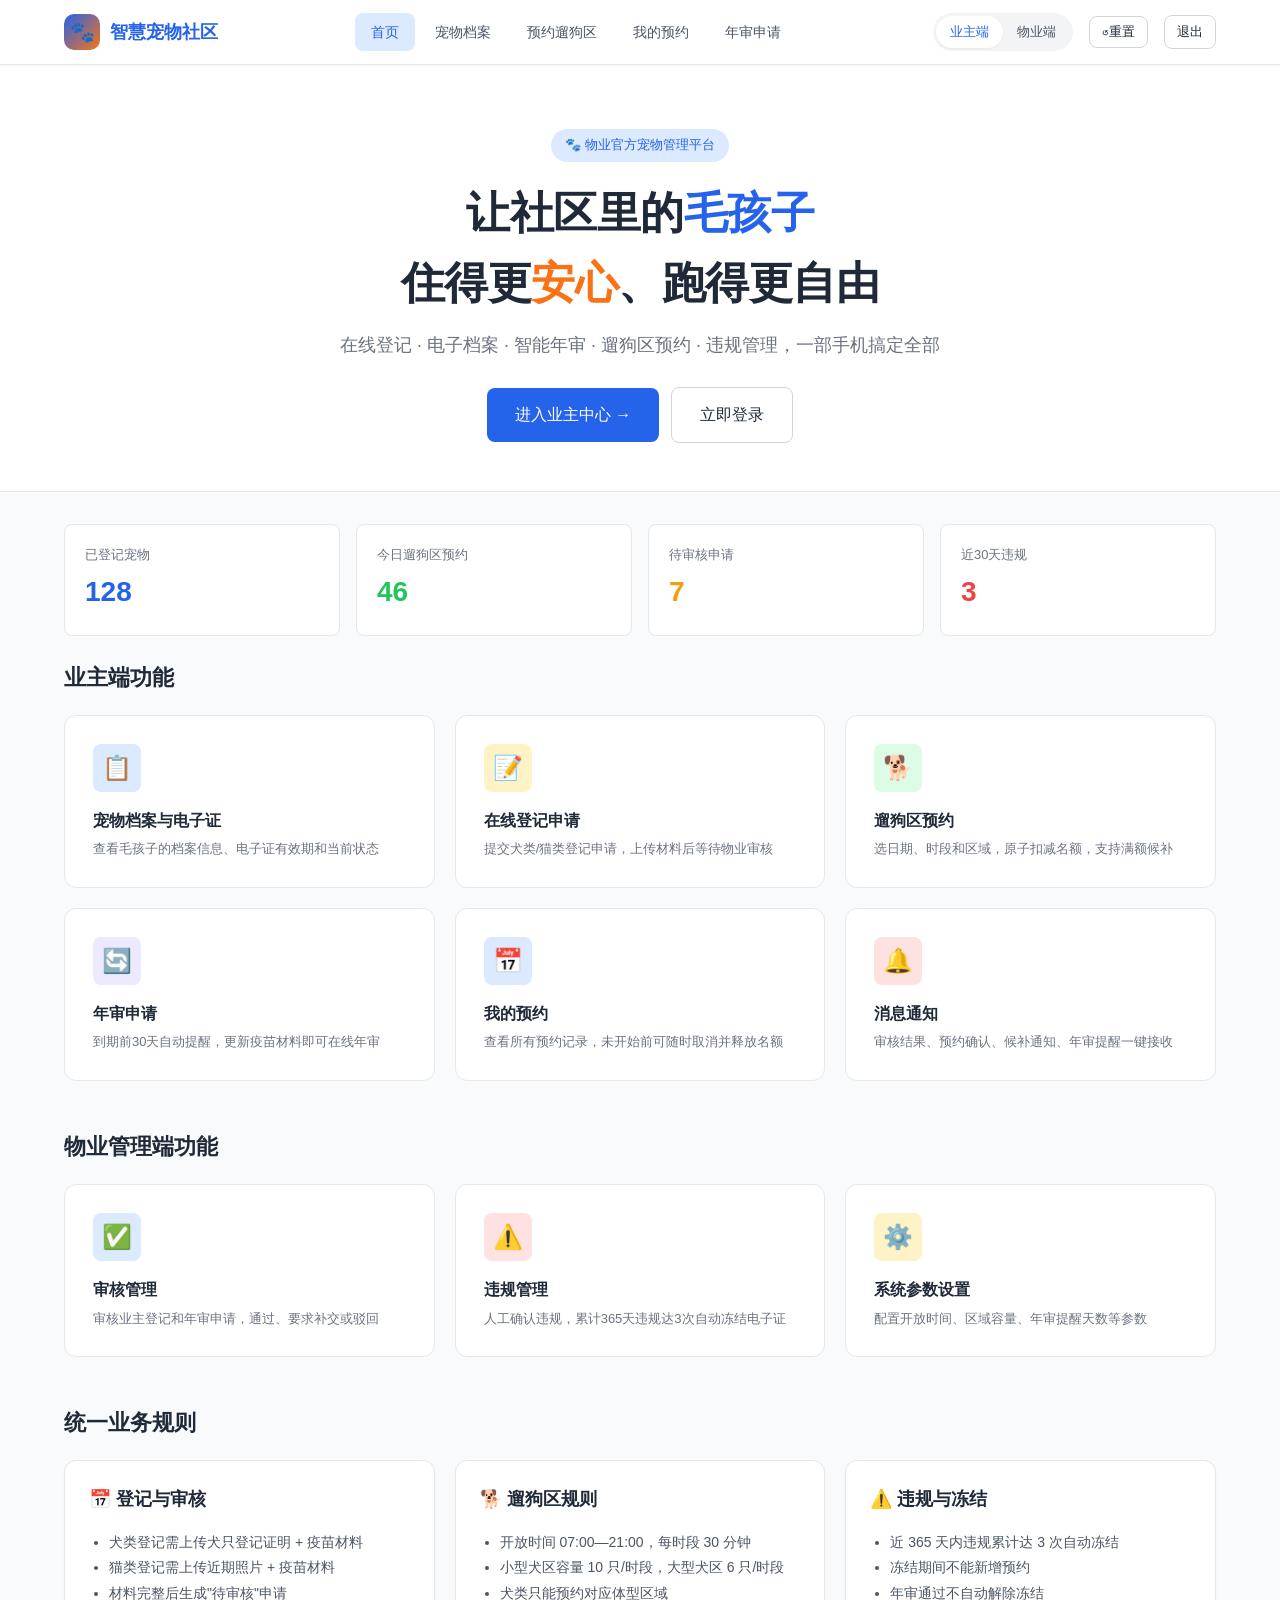
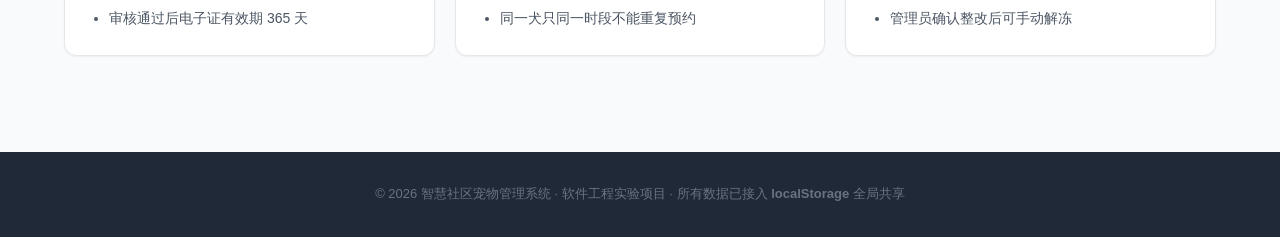
<file: prototype/index.html>
<!DOCTYPE html>
<html lang="zh-CN">
<head>
<meta charset="UTF-8">
<meta name="viewport" content="width=device-width,initial-scale=1">
<title>智慧社区宠物管理系统</title>
<link rel="stylesheet" href="css/style.css">
</head>
<body>

<section class="hero">
  <div class="hero-badge">🐾 物业官方宠物管理平台</div>
  <h1>让社区里的<span class="highlight">毛孩子</span><br>住得更<span class="accent">安心</span>、跑得更自由</h1>
  <p>在线登记 · 电子档案 · 智能年审 · 遛狗区预约 · 违规管理，一部手机搞定全部</p>
  <a href="owner-profile.html" class="btn btn-primary btn-lg">进入业主中心 →</a>
  <a href="login.html" class="btn btn-outline btn-lg" style="margin-left:8px">立即登录</a>
</section>

<div class="container">
  <!-- 数据统计 -->
  <div class="stat-grid">
    <div class="stat-card accent-blue">
      <div class="stat-label">已登记宠物</div>
      <div class="stat-value">128</div>
    </div>
    <div class="stat-card accent-green">
      <div class="stat-label">今日遛狗区预约</div>
      <div class="stat-value">46</div>
    </div>
    <div class="stat-card accent-orange">
      <div class="stat-label">待审核申请</div>
      <div class="stat-value">7</div>
    </div>
    <div class="stat-card accent-red">
      <div class="stat-label">近30天违规</div>
      <div class="stat-value">3</div>
    </div>
  </div>

  <!-- 功能入口 -->
  <h2 style="font-size:22px;font-weight:700;margin-bottom:20px">业主端功能</h2>
  <div class="feature-grid">
    <a class="feature-card" href="owner-profile.html">
      <div class="feature-icon blue">📋</div>
      <div class="feature-title">宠物档案与电子证</div>
      <div class="feature-desc">查看毛孩子的档案信息、电子证有效期和当前状态</div>
    </a>
    <a class="feature-card" href="owner-register-dog.html">
      <div class="feature-icon orange">📝</div>
      <div class="feature-title">在线登记申请</div>
      <div class="feature-desc">提交犬类/猫类登记申请，上传材料后等待物业审核</div>
    </a>
    <a class="feature-card" href="owner-reserve.html">
      <div class="feature-icon green">🐕</div>
      <div class="feature-title">遛狗区预约</div>
      <div class="feature-desc">选日期、时段和区域，原子扣减名额，支持满额候补</div>
    </a>
    <a class="feature-card" href="owner-renew.html">
      <div class="feature-icon purple">🔄</div>
      <div class="feature-title">年审申请</div>
      <div class="feature-desc">到期前30天自动提醒，更新疫苗材料即可在线年审</div>
    </a>
    <a class="feature-card" href="owner-my-reservations.html">
      <div class="feature-icon blue">📅</div>
      <div class="feature-title">我的预约</div>
      <div class="feature-desc">查看所有预约记录，未开始前可随时取消并释放名额</div>
    </a>
    <a class="feature-card" href="login.html">
      <div class="feature-icon red">🔔</div>
      <div class="feature-title">消息通知</div>
      <div class="feature-desc">审核结果、预约确认、候补通知、年审提醒一键接收</div>
    </a>
  </div>

  <!-- 物业管理端入口 -->
  <h2 style="font-size:22px;font-weight:700;margin:48px 0 20px">物业管理端功能</h2>
  <div class="feature-grid">
    <a class="feature-card" href="reviewer-list.html">
      <div class="feature-icon blue">✅</div>
      <div class="feature-title">审核管理</div>
      <div class="feature-desc">审核业主登记和年审申请，通过、要求补交或驳回</div>
    </a>
    <a class="feature-card" href="admin-violation.html">
      <div class="feature-icon red">⚠️</div>
      <div class="feature-title">违规管理</div>
      <div class="feature-desc">人工确认违规，累计365天违规达3次自动冻结电子证</div>
    </a>
    <a class="feature-card" href="admin-settings.html">
      <div class="feature-icon orange">⚙️</div>
      <div class="feature-title">系统参数设置</div>
      <div class="feature-desc">配置开放时间、区域容量、年审提醒天数等参数</div>
    </a>
  </div>

  <!-- 业务规则 -->
  <h2 style="font-size:22px;font-weight:700;margin:48px 0 20px">统一业务规则</h2>
  <div class="grid-3">
    <div class="card">
      <h3 class="card-title">📅 登记与审核</h3>
      <ul style="color:var(--gray-600);font-size:14px;padding-left:20px;line-height:1.8">
        <li>犬类登记需上传犬只登记证明 + 疫苗材料</li>
        <li>猫类登记需上传近期照片 + 疫苗材料</li>
        <li>材料完整后生成"待审核"申请</li>
        <li>审核通过后电子证有效期 365 天</li>
      </ul>
    </div>
    <div class="card">
      <h3 class="card-title">🐕 遛狗区规则</h3>
      <ul style="color:var(--gray-600);font-size:14px;padding-left:20px;line-height:1.8">
        <li>开放时间 07:00—21:00，每时段 30 分钟</li>
        <li>小型犬区容量 10 只/时段，大型犬区 6 只/时段</li>
        <li>犬类只能预约对应体型区域</li>
        <li>同一犬只同一时段不能重复预约</li>
      </ul>
    </div>
    <div class="card">
      <h3 class="card-title">⚠️ 违规与冻结</h3>
      <ul style="color:var(--gray-600);font-size:14px;padding-left:20px;line-height:1.8">
        <li>近 365 天内违规累计达 3 次自动冻结</li>
        <li>冻结期间不能新增预约</li>
        <li>年审通过不自动解除冻结</li>
        <li>管理员确认整改后可手动解冻</li>
      </ul>
    </div>
  </div>
</div>

<script src="js/app.js"></script>
<script>injectNavbar('owner'); injectFooter();</script>
</body>
</html>
</file>
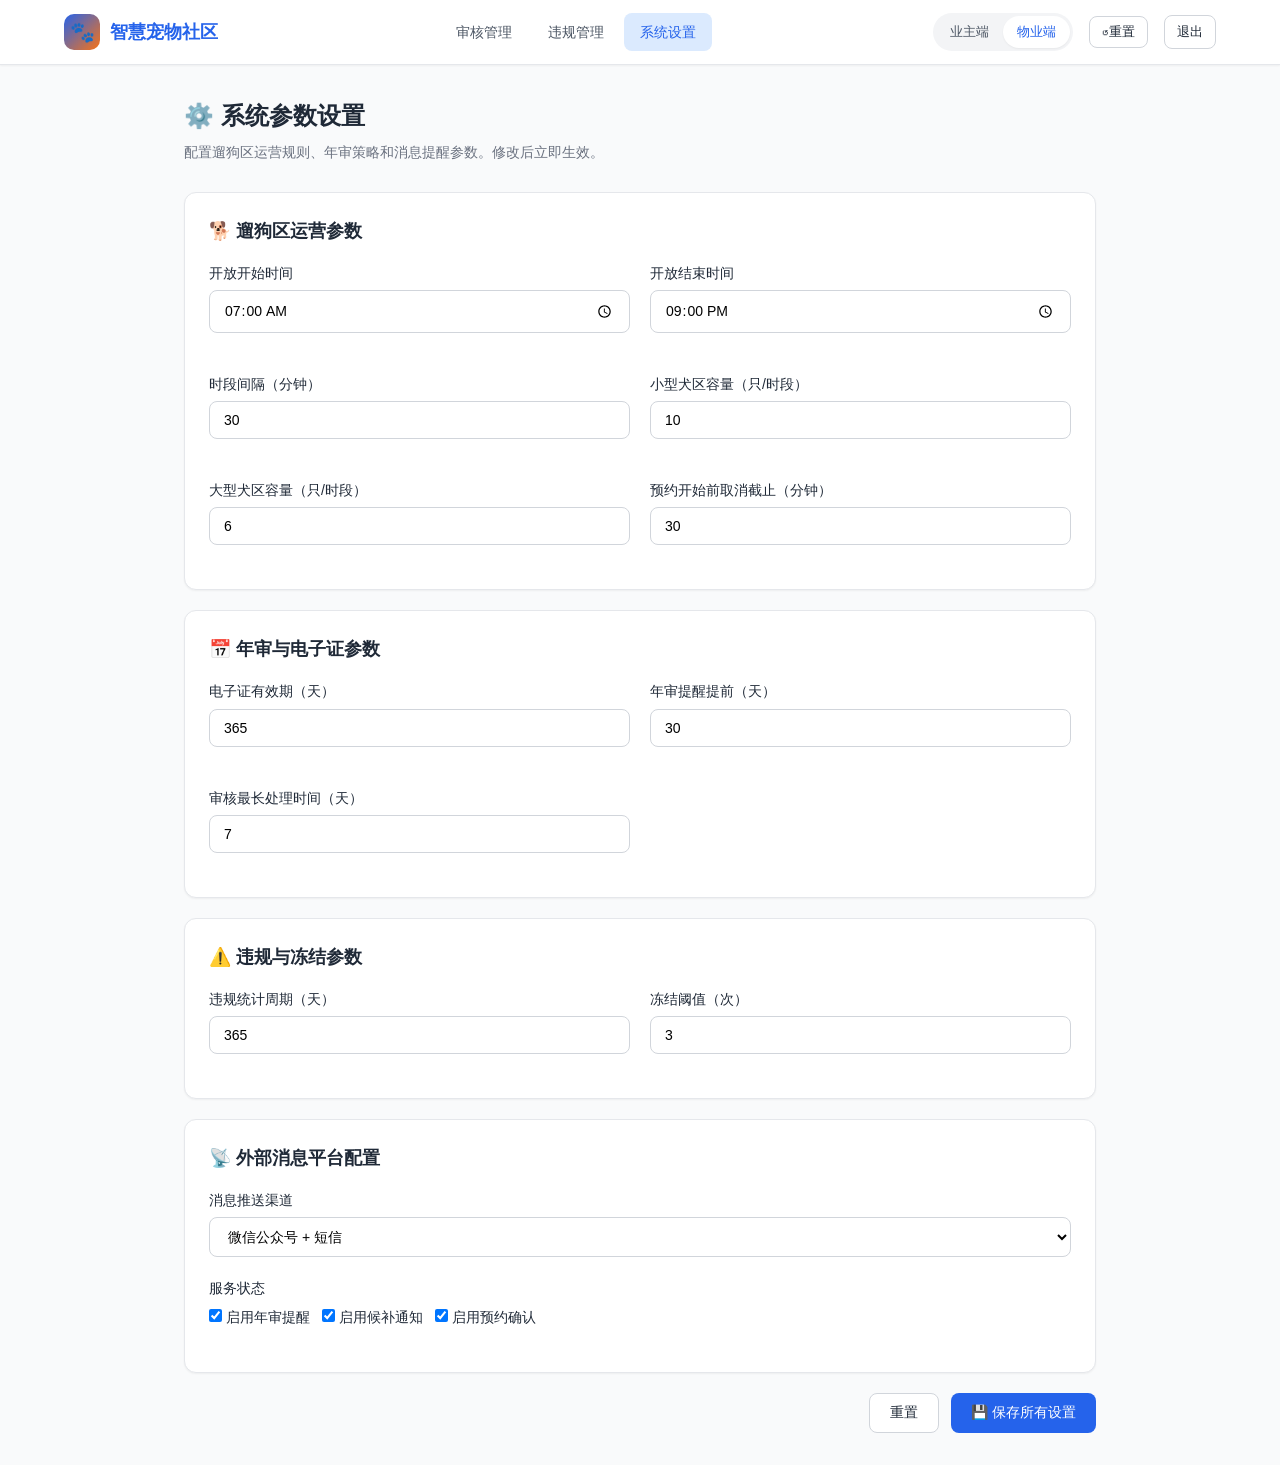
<file: prototype/admin-settings.html>
<!DOCTYPE html>
<html lang="zh-CN">
<head>
<meta charset="UTF-8">
<meta name="viewport" content="width=device-width,initial-scale=1">
<title>系统参数设置 · 智慧社区宠物管理系统</title>
<link rel="stylesheet" href="css/style.css">
</head>
<body>

<div class="container-narrow">
  <h1 style="font-size:24px;font-weight:700;margin-bottom:6px">⚙️ 系统参数设置</h1>
  <p class="text-gray" style="margin-bottom:28px">配置遛狗区运营规则、年审策略和消息提醒参数。修改后立即生效。</p>

  <form id="settings" onsubmit="return false">
    <!-- 遛狗区参数 -->
    <div class="card" style="margin-bottom:20px">
      <h3 class="card-title">🐕 遛狗区运营参数</h3>
      <div class="grid-2">
        <div class="form-group">
          <label class="form-label">开放开始时间</label>
          <input type="time" class="form-input" value="07:00">
        </div>
        <div class="form-group">
          <label class="form-label">开放结束时间</label>
          <input type="time" class="form-input" value="21:00">
        </div>
        <div class="form-group">
          <label class="form-label">时段间隔（分钟）</label>
          <input type="number" class="form-input" value="30">
        </div>
        <div class="form-group">
          <label class="form-label">小型犬区容量（只/时段）</label>
          <input type="number" class="form-input" value="10">
        </div>
        <div class="form-group">
          <label class="form-label">大型犬区容量（只/时段）</label>
          <input type="number" class="form-input" value="6">
        </div>
        <div class="form-group">
          <label class="form-label">预约开始前取消截止（分钟）</label>
          <input type="number" class="form-input" value="30" placeholder="30">
        </div>
      </div>
    </div>

    <!-- 年审参数 -->
    <div class="card" style="margin-bottom:20px">
      <h3 class="card-title">📅 年审与电子证参数</h3>
      <div class="grid-2">
        <div class="form-group">
          <label class="form-label">电子证有效期（天）</label>
          <input type="number" class="form-input" value="365">
        </div>
        <div class="form-group">
          <label class="form-label">年审提醒提前（天）</label>
          <input type="number" class="form-input" value="30">
        </div>
        <div class="form-group">
          <label class="form-label">审核最长处理时间（天）</label>
          <input type="number" class="form-input" value="7">
        </div>
      </div>
    </div>

    <!-- 违规参数 -->
    <div class="card" style="margin-bottom:20px">
      <h3 class="card-title">⚠️ 违规与冻结参数</h3>
      <div class="grid-2">
        <div class="form-group">
          <label class="form-label">违规统计周期（天）</label>
          <input type="number" class="form-input" value="365">
        </div>
        <div class="form-group">
          <label class="form-label">冻结阈值（次）</label>
          <input type="number" class="form-input" value="3">
        </div>
      </div>
    </div>

    <!-- 外部集成 -->
    <div class="card" style="margin-bottom:20px">
      <h3 class="card-title">📡 外部消息平台配置</h3>
      <div class="form-group">
        <label class="form-label">消息推送渠道</label>
        <select class="form-select">
          <option>微信公众号 + 短信</option>
          <option>仅短信</option>
          <option>仅微信公众号</option>
        </select>
      </div>
      <div class="form-group">
        <label class="form-label">服务状态</label>
        <div style="display:flex;gap:12px;margin-top:4px">
          <label><input type="checkbox" checked> 启用年审提醒</label>
          <label><input type="checkbox" checked> 启用候补通知</label>
          <label><input type="checkbox" checked> 启用预约确认</label>
        </div>
      </div>
    </div>

    <div class="flex gap-12" style="justify-content:flex-end">
      <button type="button" class="btn btn-outline" onclick="location.reload()">重置</button>
      <button type="button" class="btn btn-primary" onclick="save()">💾 保存所有设置</button>
    </div>
  </form>
</div>

<script src="js/app.js"></script>
<script>
injectNavbar('reviewer');
function save() {
  showModal('保存成功', '所有系统参数已更新，修改已即时生效。', null, '好的');
}
</script>
</body>
</html>
</file>
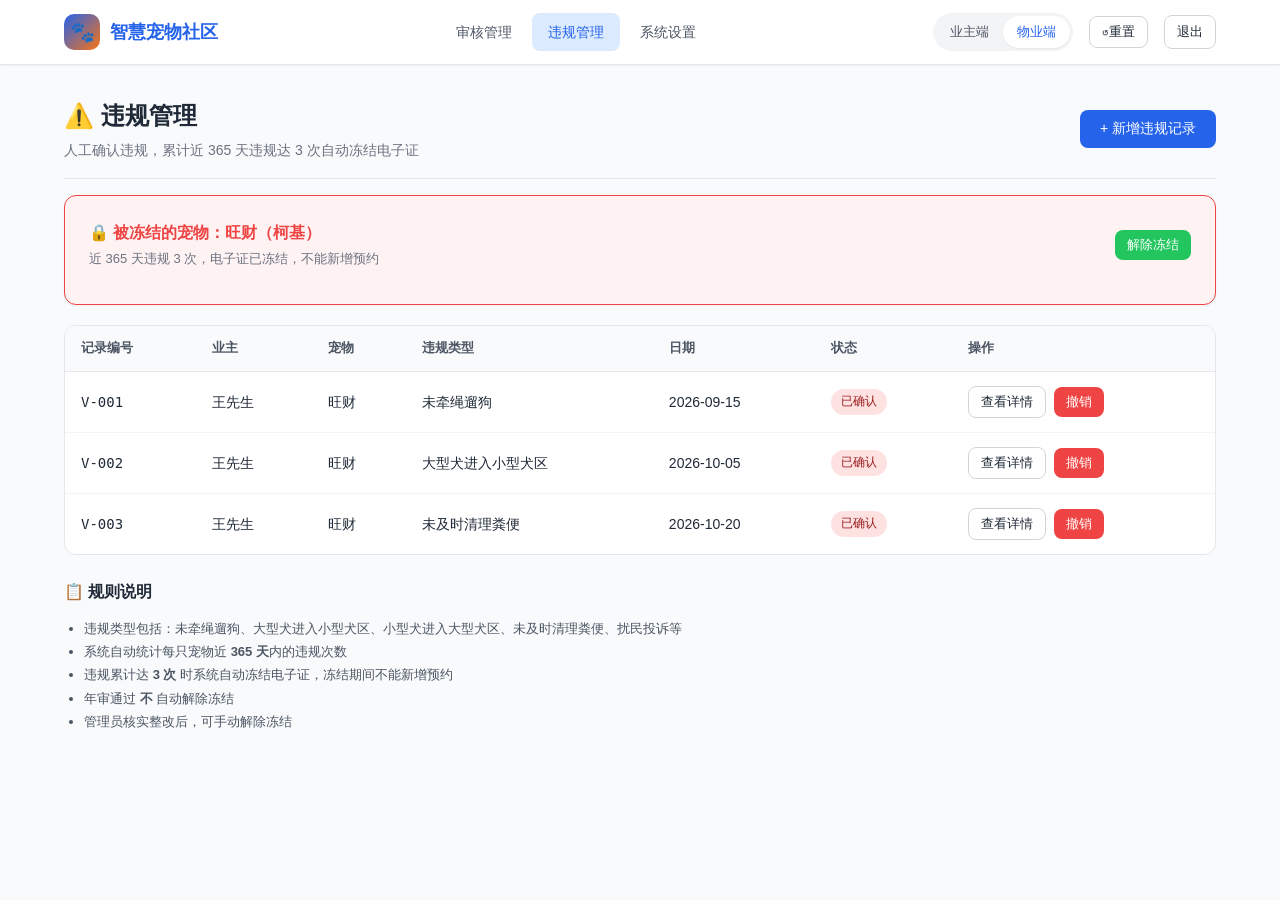
<file: prototype/admin-violation.html>
<!DOCTYPE html>
<html lang="zh-CN">
<head>
<meta charset="UTF-8">
<meta name="viewport" content="width=device-width,initial-scale=1">
<title>违规管理 · 智慧社区宠物管理系统</title>
<link rel="stylesheet" href="css/style.css">
</head>
<body>

<div class="container">
  <div class="card-header">
    <div>
      <h1 style="font-size:24px;font-weight:700;margin-bottom:4px">⚠️ 违规管理</h1>
      <p class="text-gray" style="font-size:14px">人工确认违规，累计近 365 天违规达 3 次自动冻结电子证</p>
    </div>
    <button class="btn btn-primary" onclick="showAdd()">+ 新增违规记录</button>
  </div>

  <!-- 冻结宠物提醒 -->
  <div class="card" style="border-color:var(--danger);background:#FEF2F2;margin-bottom:20px" id="frozenBar"></div>

  <!-- 违规记录 -->
  <div class="table-wrap">
    <table>
      <thead>
        <tr><th>记录编号</th><th>业主</th><th>宠物</th><th>违规类型</th><th>日期</th><th>状态</th><th>操作</th></tr>
      </thead>
      <tbody id="vBody"></tbody>
    </table>
  </div>

  <div style="margin-top:24px">
    <h3 style="font-size:16px;font-weight:600;margin-bottom:12px">📋 规则说明</h3>
    <ul style="color:var(--gray-600);font-size:13px;line-height:1.8;padding-left:20px">
      <li>违规类型包括：未牵绳遛狗、大型犬进入小型犬区、小型犬进入大型犬区、未及时清理粪便、扰民投诉等</li>
      <li>系统自动统计每只宠物近 <strong>365 天</strong>内的违规次数</li>
      <li>违规累计达 <strong>3 次</strong> 时系统自动冻结电子证，冻结期间不能新增预约</li>
      <li>年审通过 <strong>不</strong> 自动解除冻结</li>
      <li>管理员核实整改后，可手动解除冻结</li>
    </ul>
  </div>
</div>

<script src="js/app.js"></script>
<script>
injectNavbar('reviewer');

function render() {
  const d = data();
  // 冻结宠物提醒条（动态）
  const frozen = d.pets.filter(p => p.certStatus === 'FROZEN');
  document.getElementById('frozenBar').innerHTML = frozen.length === 0
    ? '<div class="flex justify-between items-center"><div><div style="font-size:16px;font-weight:600;color:var(--success)">✅ 当前没有被冻结的宠物</div></div></div>'
    : frozen.map(p => `
      <div class="flex justify-between items-center" style="margin-bottom:10px">
        <div>
          <div style="font-size:16px;font-weight:600;color:var(--danger)">🔒 被冻结的宠物：${p.name}（${p.breed}）</div>
          <div class="text-gray" style="font-size:13px;margin-top:4px">近 365 天违规 ${p.violations365} 次，电子证已冻结，不能新增预约</div>
        </div>
        <button class="btn btn-success btn-sm" onclick="doUnfreeze('${p.id}')">解除冻结</button>
      </div>
    `).join('');

  // 违规记录列表
  document.getElementById('vBody').innerHTML = d.violations.map(v => `
    <tr>
      <td style="font-weight:500;font-family:monospace">${v.id}</td>
      <td>${v.owner}</td>
      <td>${v.pet}</td>
      <td>${v.type}</td>
      <td>${v.date}</td>
      <td><span class="badge badge-danger">已确认</span></td>
      <td>
        <button class="btn btn-outline btn-sm">查看详情</button>
        <button class="btn btn-danger btn-sm" style="margin-left:4px">撤销</button>
      </td>
    </tr>`).join('');
}

function doUnfreeze(petId) {
  const pet = data().pets.find(p => p.id === petId);
  showModal('解除冻结？', `确认「${pet.name}」已整改完毕，解除冻结后可重新预约遛狗区。`,
    () => { unfreezePet(petId); render(); }, '确认解除');
}

function showAdd() {
  showModal('新增违规记录', '请填写违规信息（业主、宠物、类型、时间）。系统将自动统计近 365 天违规次数并触发冻结判断。<br><br><em style="color:var(--gray-500);font-size:12px">演示模式：点击确认将以"旺财 + 未及时清理粪便"为例新增一条违规。</em>',
    () => {
      recordViolation({ owner: '王先生', pet: '旺财', petName: '旺财', type: '未及时清理粪便', date: fmtDate(new Date()) });
      render();
    }, '确认提交');
}
render();
</script>
</body>
</html>
</file>
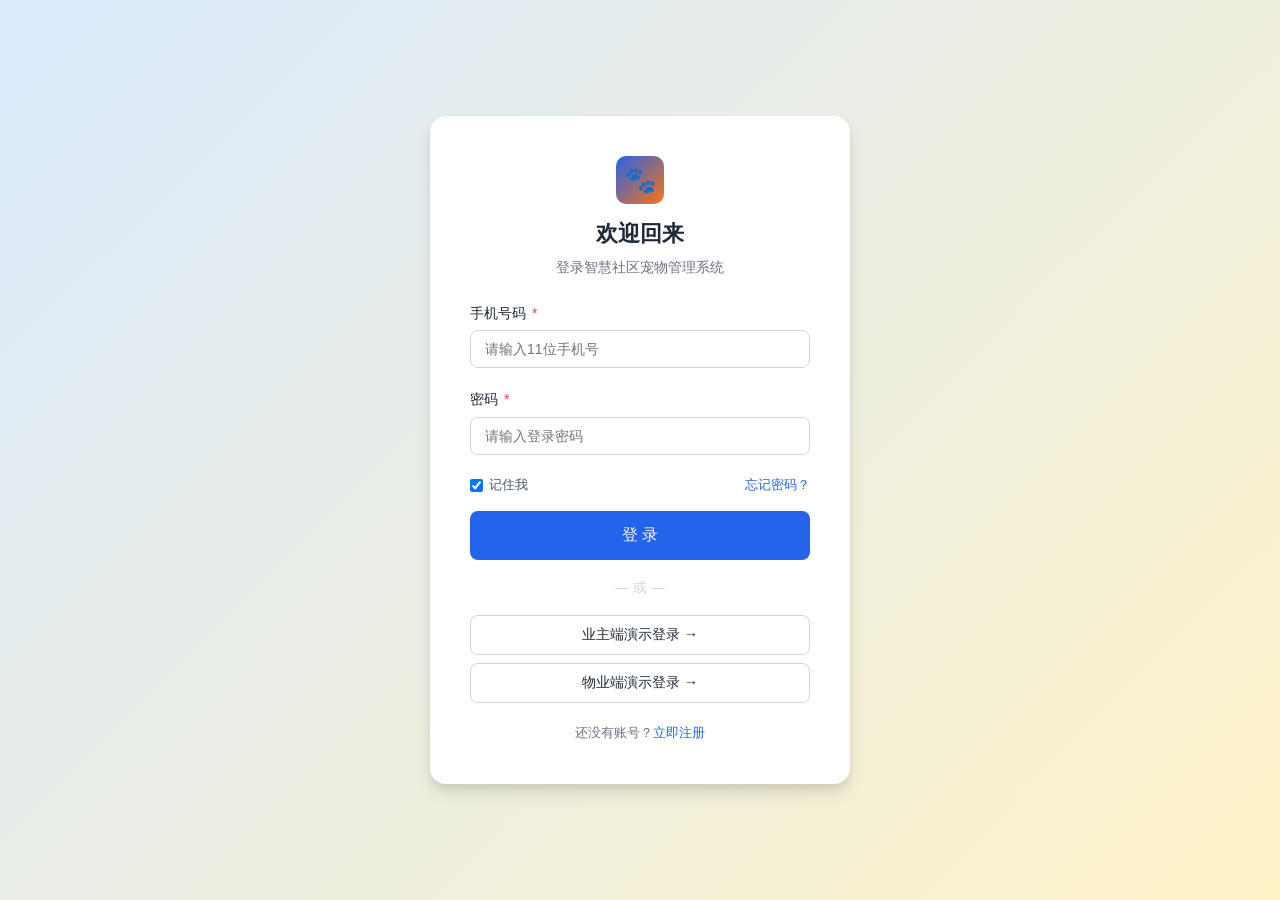
<file: prototype/login.html>
<!DOCTYPE html>
<html lang="zh-CN">
<head>
<meta charset="UTF-8">
<meta name="viewport" content="width=device-width,initial-scale=1">
<title>登录 · 智慧社区宠物管理系统</title>
<link rel="stylesheet" href="css/style.css">
</head>
<body>

<div class="auth-page">
  <div class="auth-card">
    <div class="auth-logo">
      <div class="logo-icon">🐾</div>
      <h2>欢迎回来</h2>
      <p>登录智慧社区宠物管理系统</p>
    </div>

    <form id="loginForm" onsubmit="return false">
      <div class="form-group">
        <label class="form-label">手机号码 <span class="required">*</span></label>
        <input class="form-input" type="tel" name="phone" placeholder="请输入11位手机号" required>
      </div>
      <div class="form-group">
        <label class="form-label">密码 <span class="required">*</span></label>
        <input class="form-input" type="password" name="password" placeholder="请输入登录密码" required>
      </div>
      <div class="flex items-center justify-between mb-16">
        <label style="display:flex;align-items:center;gap:6px;font-size:13px;color:var(--gray-600)">
          <input type="checkbox" checked> 记住我
        </label>
        <a href="#" style="font-size:13px">忘记密码？</a>
      </div>
      <button class="btn btn-primary btn-lg btn-block" onclick="doLogin()">登 录</button>

      <div style="text-align:center;margin:16px 0;color:var(--gray-300)">— 或 —</div>

      <button type="button" class="btn btn-outline btn-block" onclick="location.href='owner-profile.html'">
        业主端演示登录 →
      </button>
      <button type="button" class="btn btn-outline btn-block" style="margin-top:8px" onclick="location.href='reviewer-list.html'">
        物业端演示登录 →
      </button>
    </form>

    <p style="text-align:center;margin-top:20px;font-size:13px;color:var(--gray-500)">
      还没有账号？<a href="#" style="font-weight:500">立即注册</a>
    </p>
  </div>
</div>

<script src="js/app.js"></script>
<script>
function doLogin() {
  const phone = document.querySelector('[name=phone]').value;
  const pwd = document.querySelector('[name=password]').value;
  if (!phone || !pwd) { showToast('请填写完整登录信息', 'danger'); return; }
  showToast('登录成功，正在跳转...', 'success');
  setTimeout(() => location.href = 'owner-profile.html', 800);
}
</script>
</body>
</html>
</file>
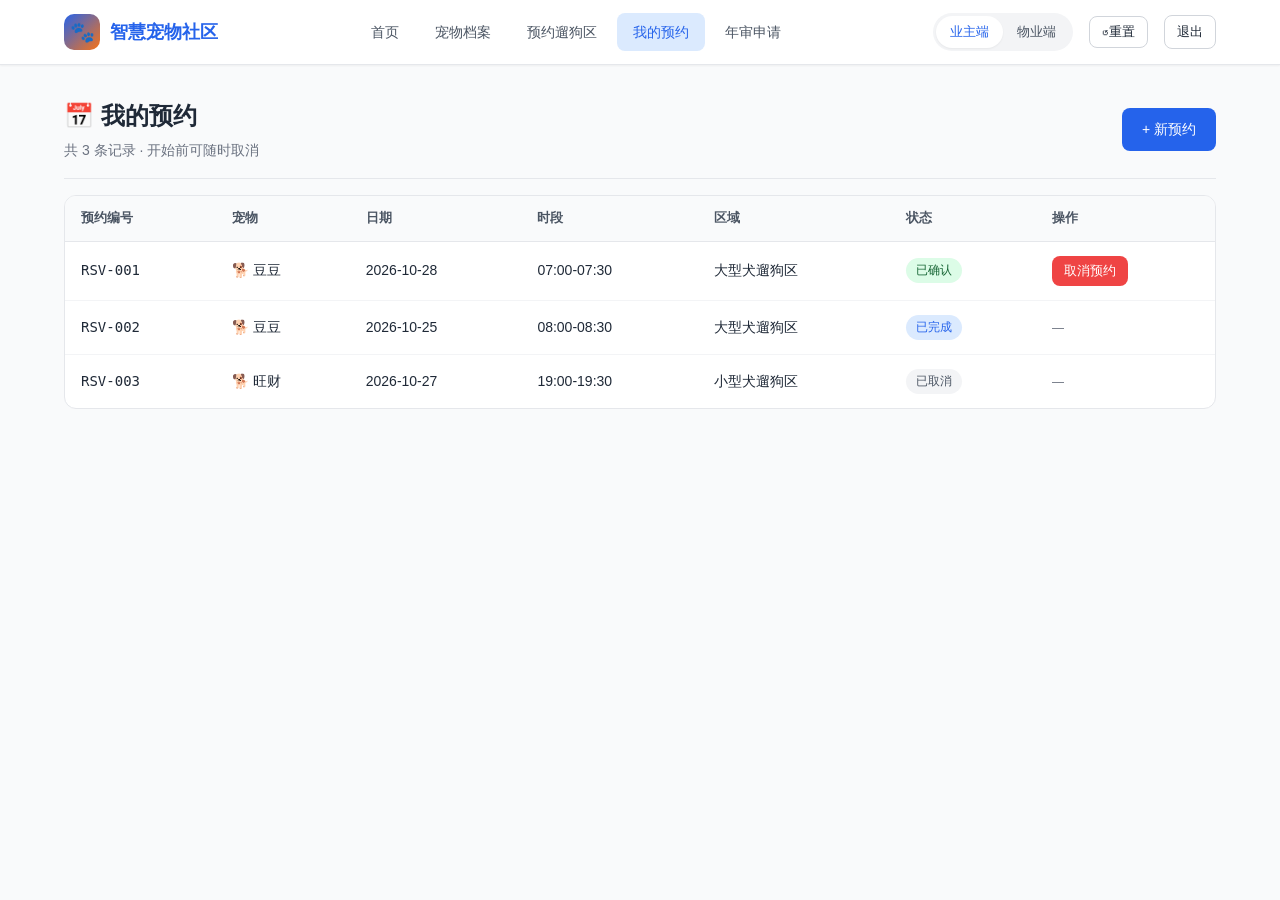
<file: prototype/owner-my-reservations.html>
<!DOCTYPE html>
<html lang="zh-CN">
<head>
<meta charset="UTF-8">
<meta name="viewport" content="width=device-width,initial-scale=1">
<title>我的预约 · 智慧社区宠物管理系统</title>
<link rel="stylesheet" href="css/style.css">
</head>
<body>

<div class="container">
  <div class="card-header">
    <div>
      <h1 style="font-size:24px;font-weight:700;margin-bottom:4px">📅 我的预约</h1>
      <p class="text-gray" style="font-size:14px">共 3 条记录 · 开始前可随时取消</p>
    </div>
    <a href="owner-reserve.html" class="btn btn-primary">+ 新预约</a>
  </div>

  <div class="table-wrap">
    <table>
      <thead>
        <tr>
          <th>预约编号</th><th>宠物</th><th>日期</th><th>时段</th>
          <th>区域</th><th>状态</th><th>操作</th>
        </tr>
      </thead>
      <tbody id="resBody"></tbody>
    </table>
  </div>
</div>

<script src="js/app.js"></script>
<script>
injectNavbar('owner');
const petMap = Object.fromEntries(data().pets.map(p => [p.id, p]));

function render() {
  document.getElementById('resBody').innerHTML = data().reservations.map(r => {
    const pet = petMap[r.petId] || {};
    const canCancel = r.status === 'CONFIRMED';
    return `<tr>
      <td style="font-weight:500;font-family:monospace">${r.id}</td>
      <td>${pet.type==='DOG'?'🐕':'🐈'} ${pet.name}</td>
      <td>${r.date}</td>
      <td>${r.slot}</td>
      <td>${r.zoneName}</td>
      <td><span class="badge ${reserveStatusBadge(r.status)}">${reserveStatusLabel(r.status)}</span></td>
      <td>${canCancel
          ? `<button class="btn btn-danger btn-sm" onclick="cancelRes('${r.id}')">取消预约</button>`
          : '<span class="text-gray" style="font-size:12px">—</span>'}</td>
    </tr>`;
  }).join('');
}

function cancelRes(id) {
  showModal('确认取消？', '取消后名额将自动释放，不能恢复确认，需重新预约。',
    () => { cancelReservation(id); render(); }, '确认取消');
}
render();
</script>
</body>
</html>
</file>
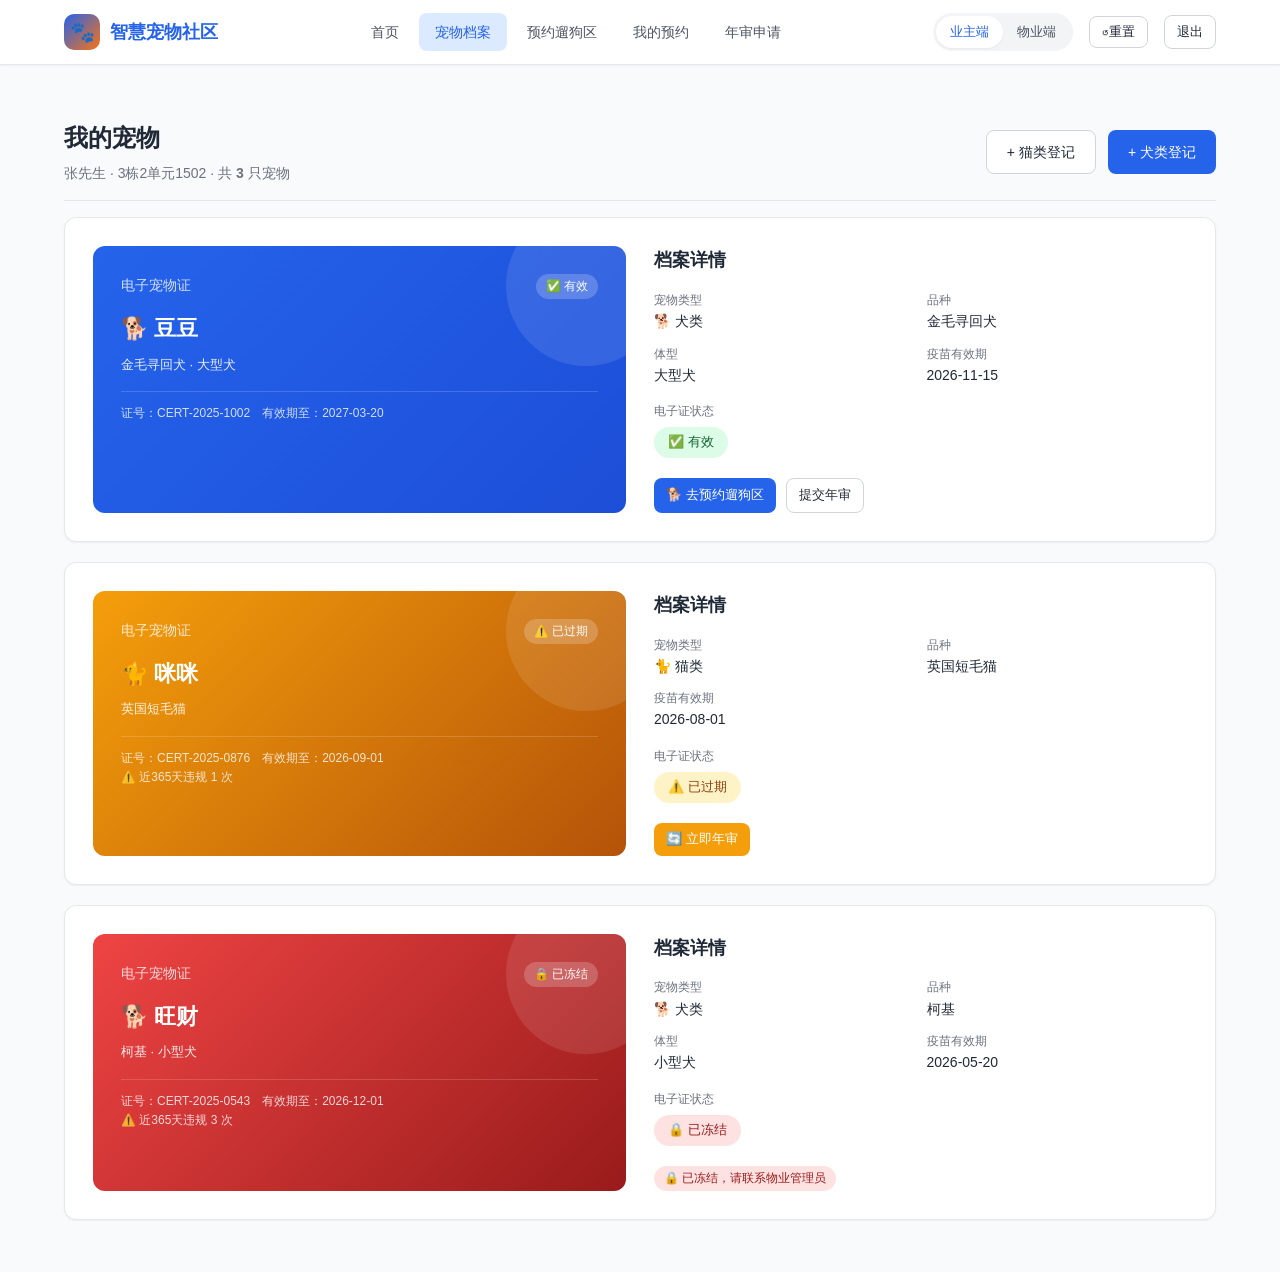
<file: prototype/owner-profile.html>
﻿﻿﻿﻿<!DOCTYPE html>
<html lang="zh-CN">
<head>
<meta charset="UTF-8">
<meta name="viewport" content="width=device-width,initial-scale=1">
<title>宠物档案与电子证 · 智慧社区宠物管理系统</title>
<link rel="stylesheet" href="css/style.css">
</head>
<body>

<div class="container">
  <div class="card-header">
    <div>
      <h1 style="font-size:24px;font-weight:700;margin-bottom:4px">我的宠物</h1>
      <p class="text-gray" style="font-size:14px">张先生 · 3栋2单元1502 · 共 <strong id="petCount">3</strong> 只宠物</p>
    </div>
    <div class="flex gap-12">
      <a href="owner-register-cat.html" class="btn btn-outline">+ 猫类登记</a>
      <a href="owner-register-dog.html" class="btn btn-primary">+ 犬类登记</a>
    </div>
  </div>

  <div id="petList"></div>
</div>

<script src="js/app.js"></script>
<script>
injectNavbar('owner');

function renderPetCards() {
  const list = document.getElementById('petList');
  document.getElementById('petCount').textContent = data().pets.length;
  list.innerHTML = data().pets.map(pet => `
    <div class="card" style="margin-bottom:20px;padding:28px">
      <div class="grid-2" style="gap:28px">
        <!-- 电子证 -->
        <div class="cert-card ${certCardClass(pet.certStatus)}">
          <div class="cert-header">
            <span class="cert-title">电子宠物证</span>
            <span class="cert-status">${certStatusLabel(pet.certStatus)}</span>
          </div>
          <div class="cert-pet">${pet.type==='DOG'?'🐕':'🐈'} ${pet.name}</div>
          <div class="cert-info">${pet.breed}${pet.size ? ' · '+sizeLabel(pet.size) : ''}</div>
          <div class="cert-footer">
            证号：${pet.certNo}　有效期至：${pet.certExpiry}
            ${pet.violations365 ? '<br>⚠️ 近365天违规 '+pet.violations365+' 次' : ''}
          </div>
        </div>
        <!-- 档案详情 -->
        <div>
          <h3 style="font-size:18px;font-weight:600;margin-bottom:16px">档案详情</h3>
          <div class="grid-2" style="gap:12px">
            <div>
              <div class="text-gray" style="font-size:12px">宠物类型</div>
              <div style="font-weight:500">${petTypeLabel(pet.type)}</div>
            </div>
            <div>
              <div class="text-gray" style="font-size:12px">品种</div>
              <div style="font-weight:500">${pet.breed}</div>
            </div>
            ${pet.size ? `<div>
              <div class="text-gray" style="font-size:12px">体型</div>
              <div style="font-weight:500">${sizeLabel(pet.size)}</div>
            </div>` : ''}
            <div>
              <div class="text-gray" style="font-size:12px">疫苗有效期</div>
              <div style="font-weight:500">${pet.vaccineExpiry}</div>
            </div>
          </div>
          <div style="margin-top:16px">
            <div class="text-gray" style="font-size:12px;margin-bottom:6px">电子证状态</div>
            <span class="badge ${certStatusBadge(pet.certStatus)}" style="font-size:13px;padding:5px 14px">
              ${certStatusLabel(pet.certStatus)}
            </span>
          </div>
          <div style="margin-top:20px;display:flex;gap:10px;flex-wrap:wrap">
            ${pet.certStatus === 'EXPIRED' ? '<a href="owner-renew.html" class="btn btn-warning btn-sm">🔄 立即年审</a>' : ''}
            ${pet.certStatus === 'FROZEN' ? '<span class="badge badge-danger">🔒 已冻结，请联系物业管理员</span>' : ''}
            ${pet.certStatus === 'VALID' ? '<a href="owner-reserve.html" class="btn btn-primary btn-sm">🐕 去预约遛狗区</a>' : ''}
            ${pet.certStatus === 'VALID' ? '<a href="owner-renew.html" class="btn btn-outline btn-sm">提交年审</a>' : ''}
          </div>
        </div>
      </div>
    </div>
  `).join('');
}

renderPetCards();
</script>
</body>
</html>
</file>
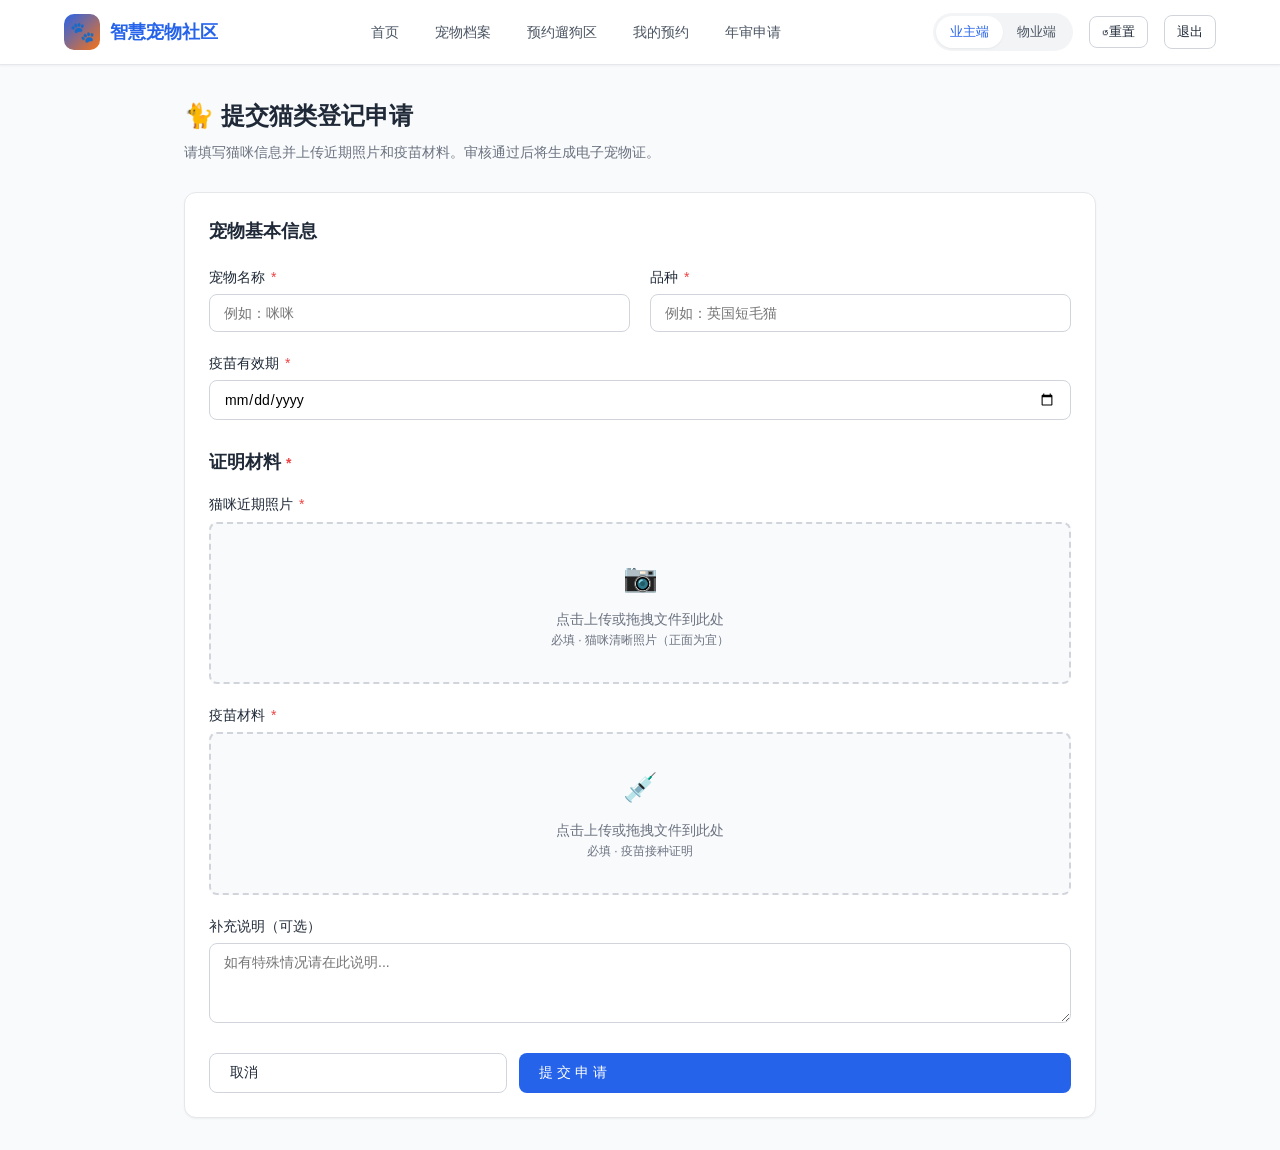
<file: prototype/owner-register-cat.html>
<!DOCTYPE html>
<html lang="zh-CN">
<head>
<meta charset="UTF-8">
<meta name="viewport" content="width=device-width,initial-scale=1">
<title>猫类登记申请 · 智慧社区宠物管理系统</title>
<link rel="stylesheet" href="css/style.css">
</head>
<body>

<div class="container-narrow">
  <h1 style="font-size:24px;font-weight:700;margin-bottom:6px">🐈 提交猫类登记申请</h1>
  <p class="text-gray" style="margin-bottom:28px">请填写猫咪信息并上传近期照片和疫苗材料。审核通过后将生成电子宠物证。</p>

  <form id="catForm" onsubmit="return false" class="card">
    <h3 class="card-title" style="margin-bottom:20px">宠物基本信息</h3>
    <div class="grid-2">
      <div class="form-group">
        <label class="form-label">宠物名称 <span class="required">*</span></label>
        <input class="form-input" name="petName" placeholder="例如：咪咪" required>
      </div>
      <div class="form-group">
        <label class="form-label">品种 <span class="required">*</span></label>
        <input class="form-input" name="breed" placeholder="例如：英国短毛猫" required>
      </div>
    </div>
    <div class="form-group">
      <label class="form-label">疫苗有效期 <span class="required">*</span></label>
      <input class="form-input" type="date" name="vaccineExpiry" required>
    </div>

    <h3 class="card-title" style="margin:28px 0 16px">证明材料 <span class="required" style="color:var(--danger);font-size:14px">*</span></h3>
    <div class="form-group">
      <label class="form-label">猫咪近期照片 <span class="required">*</span></label>
      <div class="upload-box" id="upload-photo">
        <input type="file" id="f-photo" accept="image/*" hidden onchange="handleUpload('photo')">
        <div class="up-icon">📷</div>
        <div>点击上传或拖拽文件到此处</div>
        <div class="text-gray" style="font-size:12px">必填 · 猫咪清晰照片（正面为宜）</div>
      </div>
      <div class="form-error" id="err-photo" style="display:none">请上传猫咪近期照片</div>
    </div>
    <div class="form-group">
      <label class="form-label">疫苗材料 <span class="required">*</span></label>
      <div class="upload-box" id="upload-vaccine">
        <input type="file" id="f-vaccine" accept="image/*" hidden onchange="handleUpload('vaccine')">
        <div class="up-icon">💉</div>
        <div>点击上传或拖拽文件到此处</div>
        <div class="text-gray" style="font-size:12px">必填 · 疫苗接种证明</div>
      </div>
      <div class="form-error" id="err-vaccine" style="display:none">请上传疫苗材料</div>
    </div>
    <div class="form-group">
      <label class="form-label">补充说明（可选）</label>
      <textarea class="form-textarea" name="remark" placeholder="如有特殊情况请在此说明..."></textarea>
    </div>

    <div class="flex gap-12" style="margin-top:24px">
      <button type="button" class="btn btn-outline" style="flex:1" onclick="history.back()">取消</button>
      <button type="button" class="btn btn-primary" style="flex:2" onclick="submitCatReg()">提 交 申 请</button>
    </div>
  </form>
</div>

<style>
.upload-box {
  border: 2px dashed var(--gray-300); border-radius: var(--radius);
  padding: 32px; text-align: center; cursor: pointer;
  transition: all 0.15s; color: var(--gray-500); font-size: 14px; background: var(--gray-50);
}
.upload-box:hover { border-color: var(--primary); background: var(--primary-light); color: var(--primary); }
.upload-box.uploaded { border-color: var(--success); background: #DCFCE7; color: var(--success); }
.up-icon { font-size: 28px; margin-bottom: 8px; }
</style>

<script src="js/app.js"></script>
<script>
injectNavbar('owner');
const uploaded = { photo: false, vaccine: false };
function handleUpload(key) {
  const box = document.getElementById('upload-' + key);
  const f = document.getElementById('f-' + key);
  if (f.files && f.files.length) {
    uploaded[key] = true; box.classList.add('uploaded');
    box.innerHTML = `<div class="up-icon">✅</div><div>已上传：${f.files[0].name}</div>`;
    document.getElementById('err-' + key).style.display = 'none';
  }
}
document.getElementById('upload-photo').onclick  = () => document.getElementById('f-photo').click();
document.getElementById('upload-vaccine').onclick = () => document.getElementById('f-vaccine').click();

function submitCatReg() {
  if (!validateForm(document.getElementById('catForm'))) { showToast('请填写完整信息', 'danger'); return; }
  let ok = true;
  ['photo','vaccine'].forEach(k => {
    if (!uploaded[k]) { document.getElementById('err-'+k).style.display='block'; ok=false; }
  });
  if (!ok) { showToast('请上传所有必填材料', 'danger'); return; }

  const f = document.getElementById('catForm');
  submitRegistration('CAT', f.petName.value, f.breed.value, null);
  showModal('提交成功！', `猫类登记申请已提交<br>状态：<strong style="color:var(--warning)">📋 待审核</strong><br><br><em style="color:var(--gray-500);font-size:12px">(数据已持久化，切换到物业端可看到新申请)</em>`,
    () => location.href='owner-profile.html', '查看档案');
}
</script>
</body>
</html>
</file>
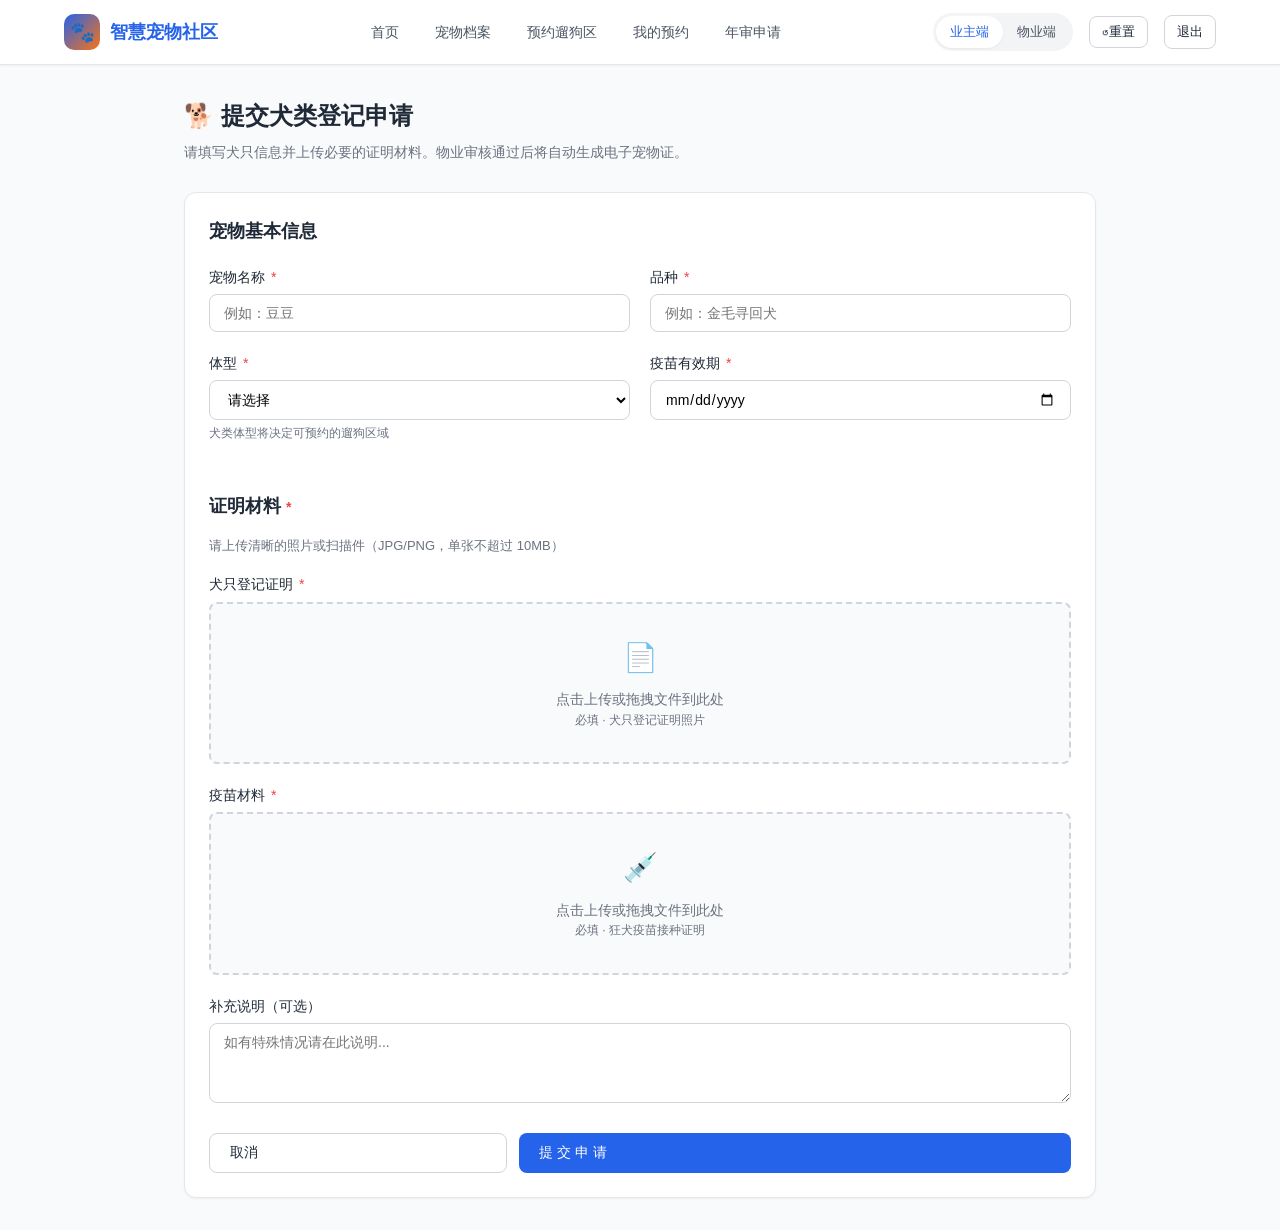
<file: prototype/owner-register-dog.html>
<!DOCTYPE html>
<html lang="zh-CN">
<head>
<meta charset="UTF-8">
<meta name="viewport" content="width=device-width,initial-scale=1">
<title>犬类登记申请 · 智慧社区宠物管理系统</title>
<link rel="stylesheet" href="css/style.css">
</head>
<body>

<div class="container-narrow">
  <h1 style="font-size:24px;font-weight:700;margin-bottom:6px">🐕 提交犬类登记申请</h1>
  <p class="text-gray" style="margin-bottom:28px">请填写犬只信息并上传必要的证明材料。物业审核通过后将自动生成电子宠物证。</p>

  <form id="dogForm" onsubmit="return false" class="card">
    <h3 class="card-title" style="margin-bottom:20px">宠物基本信息</h3>

    <div class="grid-2">
      <div class="form-group">
        <label class="form-label">宠物名称 <span class="required">*</span></label>
        <input class="form-input" name="petName" placeholder="例如：豆豆" required>
      </div>
      <div class="form-group">
        <label class="form-label">品种 <span class="required">*</span></label>
        <input class="form-input" name="breed" placeholder="例如：金毛寻回犬" required>
      </div>
    </div>

    <div class="grid-2">
      <div class="form-group">
        <label class="form-label">体型 <span class="required">*</span></label>
        <select class="form-select" name="size" required>
          <option value="">请选择</option>
          <option value="SMALL">小型犬（肩高≤40cm，可进入小型犬区）</option>
          <option value="LARGE">大型犬（肩高>40cm，只能进入大型犬区）</option>
        </select>
        <div class="form-hint">犬类体型将决定可预约的遛狗区域</div>
      </div>
      <div class="form-group">
        <label class="form-label">疫苗有效期 <span class="required">*</span></label>
        <input class="form-input" type="date" name="vaccineExpiry" required>
      </div>
    </div>

    <h3 class="card-title" style="margin:28px 0 16px">证明材料 <span class="required" style="color:var(--danger);font-size:14px">*</span></h3>
    <p class="text-gray" style="font-size:13px;margin-bottom:16px">请上传清晰的照片或扫描件（JPG/PNG，单张不超过 10MB）</p>

    <div class="form-group">
      <label class="form-label">犬只登记证明 <span class="required">*</span></label>
      <div class="upload-box" id="upload-dogcert">
        <input type="file" id="f-dogcert" accept="image/*" hidden onchange="handleUpload('dogcert')">
        <div class="up-icon">📄</div>
        <div>点击上传或拖拽文件到此处</div>
        <div class="text-gray" style="font-size:12px">必填 · 犬只登记证明照片</div>
      </div>
      <div class="form-error" id="err-dogcert" style="display:none">请上传犬只登记证明</div>
    </div>

    <div class="form-group">
      <label class="form-label">疫苗材料 <span class="required">*</span></label>
      <div class="upload-box" id="upload-vaccine">
        <input type="file" id="f-vaccine" accept="image/*" hidden onchange="handleUpload('vaccine')">
        <div class="up-icon">💉</div>
        <div>点击上传或拖拽文件到此处</div>
        <div class="text-gray" style="font-size:12px">必填 · 狂犬疫苗接种证明</div>
      </div>
      <div class="form-error" id="err-vaccine" style="display:none">请上传疫苗材料</div>
    </div>

    <div class="form-group">
      <label class="form-label">补充说明（可选）</label>
      <textarea class="form-textarea" name="remark" placeholder="如有特殊情况请在此说明..."></textarea>
    </div>

    <div class="flex gap-12" style="margin-top:24px">
      <button type="button" class="btn btn-outline" style="flex:1" onclick="history.back()">取消</button>
      <button type="button" class="btn btn-primary" style="flex:2" onclick="submitDogReg()">提 交 申 请</button>
    </div>
  </form>
</div>

<style>
.upload-box {
  border: 2px dashed var(--gray-300); border-radius: var(--radius);
  padding: 32px; text-align: center; cursor: pointer;
  transition: all 0.15s; color: var(--gray-500); font-size: 14px;
  background: var(--gray-50);
}
.upload-box:hover { border-color: var(--primary); background: var(--primary-light); color: var(--primary); }
.upload-box.uploaded { border-color: var(--success); background: #DCFCE7; color: var(--success); }
.up-icon { font-size: 28px; margin-bottom: 8px; }
</style>

<script src="js/app.js"></script>
<script>
injectNavbar('owner');

const uploaded = { dogcert: false, vaccine: false };

function handleUpload(key) {
  const box = document.getElementById('upload-' + key);
  const err = document.getElementById('err-' + key);
  const f = document.getElementById('f-' + key);
  if (f.files && f.files.length) {
    uploaded[key] = true;
    box.classList.add('uploaded');
    box.innerHTML = `<div class="up-icon">✅</div><div>已上传：${f.files[0].name}</div><div style="font-size:12px;margin-top:4px">点击可重新选择</div>`;
    err.style.display = 'none';
  }
}

document.getElementById('upload-dogcert').onclick = () => document.getElementById('f-dogcert').click();
document.getElementById('upload-vaccine').onclick  = () => document.getElementById('f-vaccine').click();

function submitDogReg() {
  if (!validateForm(document.getElementById('dogForm'))) { showToast('请先填写完整信息', 'danger'); return; }
  let ok = true;
  if (!uploaded.dogcert)  { document.getElementById('err-dogcert').style.display='block'; ok=false; }
  if (!uploaded.vaccine)  { document.getElementById('err-vaccine').style.display='block'; ok=false; }
  if (!ok) { showToast('请上传所有必填材料', 'danger'); return; }

  const f = document.getElementById('dogForm');
  submitRegistration('DOG', f.petName.value, f.breed.value, f.size.value);
  showModal('提交成功！', `您的犬类登记申请已提交<br>当前状态：<strong style="color:var(--warning)">📋 待审核</strong><br><br>物业将在 1-3 个工作日内完成审核，结果将通过消息通知告知您。<br><em style="color:var(--gray-500);font-size:12px">(数据已持久化，切换到物业端可看到新申请)</em>`,
    () => location.href = 'owner-profile.html', '查看宠物档案');
}
</script>
</body>
</html>
</file>
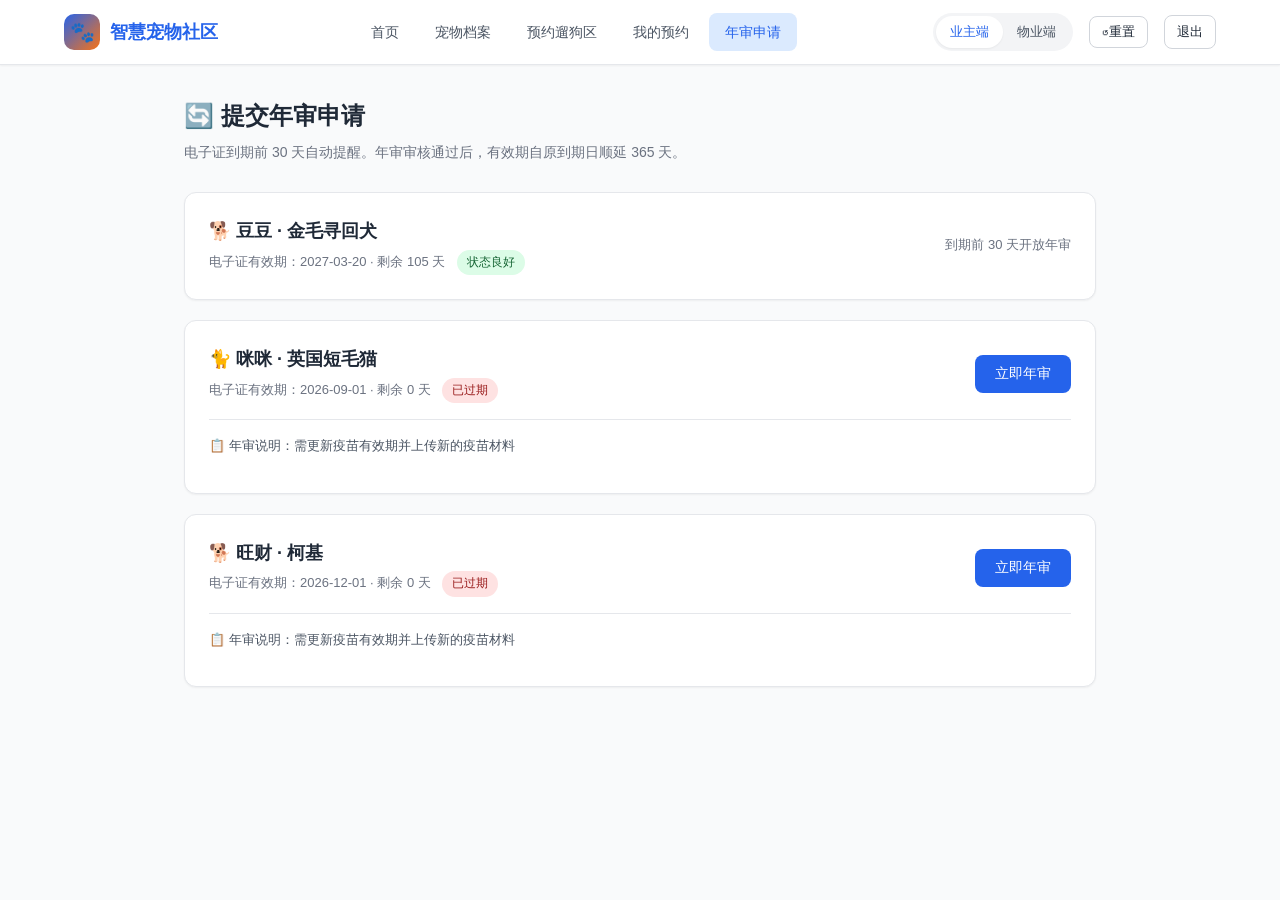
<file: prototype/owner-renew.html>
<!DOCTYPE html>
<html lang="zh-CN">
<head>
<meta charset="UTF-8">
<meta name="viewport" content="width=device-width,initial-scale=1">
<title>年审申请 · 智慧社区宠物管理系统</title>
<link rel="stylesheet" href="css/style.css">
</head>
<body>

<div class="container-narrow">
  <h1 style="font-size:24px;font-weight:700;margin-bottom:6px">🔄 提交年审申请</h1>
  <p class="text-gray" style="margin-bottom:28px">电子证到期前 30 天自动提醒。年审审核通过后，有效期自原到期日顺延 365 天。</p>

  <div id="renewList"></div>
</div>

<script src="js/app.js"></script>
<script>
injectNavbar('owner');

function daysBetween(d1, d2) { return Math.round((new Date(d2) - new Date(d1)) / 86400000); }

function render() {
  const today = fmtDate(new Date());
  document.getElementById('renewList').innerHTML = data().pets.map(p => {
    const daysLeft = daysBetween(today, p.certExpiry);
    const canRenew = daysLeft <= 30;
    const urgent = daysLeft < 7;
    const expired = daysLeft < 0;
    return `
      <div class="card" style="margin-bottom:20px">
        <div class="flex justify-between items-center">
          <div>
            <div style="font-size:18px;font-weight:600">${p.type==='DOG'?'🐕':'🐈'} ${p.name} · ${p.breed}</div>
            <div class="text-gray" style="font-size:13px;margin-top:4px">
              电子证有效期：${p.certExpiry} · 剩余 ${Math.max(0,daysLeft)} 天
              <span class="badge ${urgent?'badge-danger':canRenew?'badge-warning':'badge-success'}" style="margin-left:8px">
                ${expired?'已过期':daysLeft<=7?'即将到期':daysLeft<=30?'临近到期':'状态良好'}
              </span>
            </div>
          </div>
          ${canRenew ? `<button class="btn btn-primary" onclick="openRenewForm('${p.id}')">立即年审</button>`
                    : `<span class="text-gray" style="font-size:13px">到期前 30 天开放年审</span>`}
        </div>
        ${canRenew ? `<div style="margin-top:16px;padding-top:16px;border-top:1px solid var(--gray-200)">
          <div style="color:var(--gray-600);font-size:13px;margin-bottom:12px">📋 年审说明：需更新疫苗有效期并上传新的疫苗材料</div>
        </div>` : ''}
      </div>
    `;
  }).join('');
}

function openRenewForm(petId) {
  const pet = data().pets.find(p => p.id === petId);
  showModal(`为「${pet.name}」提交年审`, `请更新疫苗有效期并上传新的疫苗材料（与登记要求相同）。审核通过后，电子证有效期将顺延 365 天。<br><br><em style="color:var(--gray-500);font-size:12px">(提交后数据持久化，切换到物业端可看到年审申请)</em>`,
    () => { submitRenewal(petId); render(); }, '确认提交');
}
render();
</script>
</body>
</html>
</file>
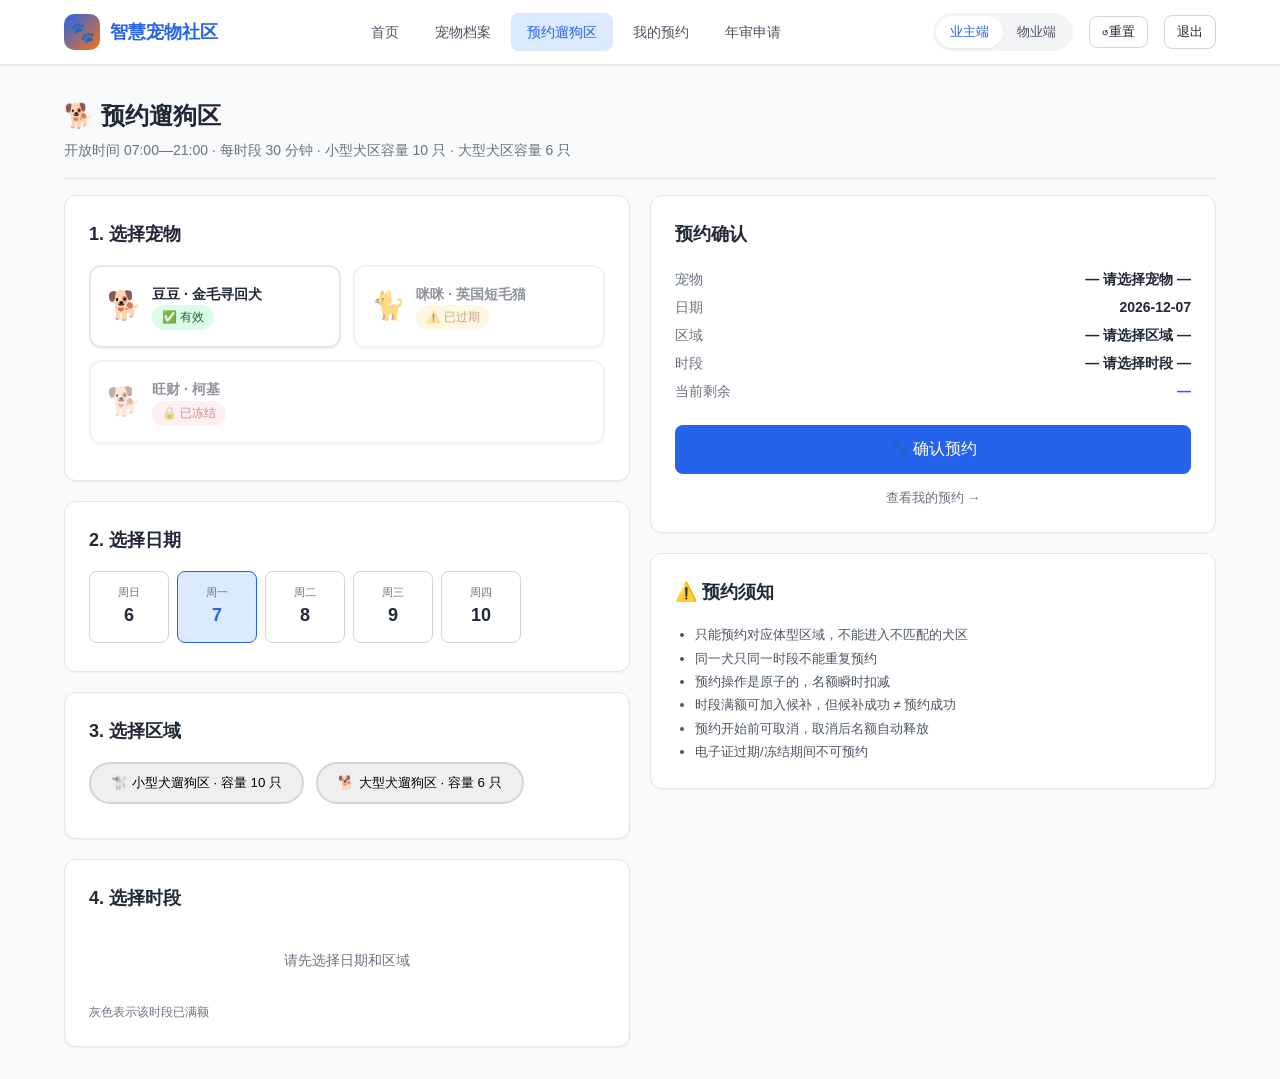
<file: prototype/owner-reserve.html>
<!DOCTYPE html>
<html lang="zh-CN">
<head>
<meta charset="UTF-8">
<meta name="viewport" content="width=device-width,initial-scale=1">
<title>遛狗区预约 · 智慧社区宠物管理系统</title>
<link rel="stylesheet" href="css/style.css">
</head>
<body>

<div class="container">
  <div class="card-header">
    <div>
      <h1 style="font-size:24px;font-weight:700;margin-bottom:4px">🐕 预约遛狗区</h1>
      <p class="text-gray" style="font-size:14px">开放时间 07:00—21:00 · 每时段 30 分钟 · 小型犬区容量 10 只 · 大型犬区容量 6 只</p>
    </div>
  </div>

  <div class="grid-2">
    <!-- 左：选择区 -->
    <div>
      <!-- 选择宠物 -->
      <div class="card" style="margin-bottom:20px">
        <h3 class="card-title">1. 选择宠物</h3>
        <div id="petChooser" class="flex gap-12" style="flex-wrap:wrap"></div>
        <div id="petAlert" style="margin-top:12px"></div>
      </div>

      <!-- 选择日期 -->
      <div class="card" style="margin-bottom:20px">
        <h3 class="card-title">2. 选择日期</h3>
        <div id="dateTabs" class="date-tabs"></div>
      </div>

      <!-- 选择区域 -->
      <div class="card" style="margin-bottom:20px">
        <h3 class="card-title">3. 选择区域</h3>
        <div class="flex gap-12" style="flex-wrap:wrap">
          <button class="zone-pill" data-zone="SMALL_DOG" onclick="selectZone(this)">
            🐩 小型犬遛狗区 · 容量 10 只
          </button>
          <button class="zone-pill" data-zone="LARGE_DOG" onclick="selectZone(this)">
            🐕 大型犬遛狗区 · 容量 6 只
          </button>
        </div>
        <div class="form-hint" id="zoneHint" style="margin-top:10px"></div>
      </div>

      <!-- 选择时段 -->
      <div class="card">
        <h3 class="card-title">4. 选择时段</h3>
        <div id="slotGrid" class="slot-grid"></div>
        <div class="text-gray" style="font-size:12px;margin-top:12px">灰色表示该时段已满额</div>
      </div>
    </div>

    <!-- 右：确认区 -->
    <div>
      <div class="card" style="position:sticky;top:90px">
        <h3 class="card-title">预约确认</h3>
        <div style="font-size:14px;line-height:2">
          <div class="flex justify-between"><span class="text-gray">宠物</span><strong id="cf-pet">— 请选择宠物 —</strong></div>
          <div class="flex justify-between"><span class="text-gray">日期</span><strong id="cf-date">— 请选择日期 —</strong></div>
          <div class="flex justify-between"><span class="text-gray">区域</span><strong id="cf-zone">— 请选择区域 —</strong></div>
          <div class="flex justify-between"><span class="text-gray">时段</span><strong id="cf-slot">— 请选择时段 —</strong></div>
          <div class="flex justify-between"><span class="text-gray">当前剩余</span><strong id="cf-left" class="text-primary">—</strong></div>
        </div>
        <button class="btn btn-primary btn-lg btn-block" style="margin-top:20px" onclick="doReserve()">
          🐾 确认预约
        </button>
        <div style="margin-top:12px;text-align:center">
          <a href="owner-my-reservations.html" class="text-gray" style="font-size:13px">查看我的预约 →</a>
        </div>
      </div>

      <!-- 规则 -->
      <div class="card" style="margin-top:20px">
        <h3 class="card-title">⚠️ 预约须知</h3>
        <ul style="color:var(--gray-600);font-size:13px;padding-left:20px;line-height:1.8">
          <li>只能预约对应体型区域，不能进入不匹配的犬区</li>
          <li>同一犬只同一时段不能重复预约</li>
          <li>预约操作是原子的，名额瞬时扣减</li>
          <li>时段满额可加入候补，但候补成功 ≠ 预约成功</li>
          <li>预约开始前可取消，取消后名额自动释放</li>
          <li>电子证过期/冻结期间不可预约</li>
        </ul>
      </div>
    </div>
  </div>
</div>

<script src="js/app.js"></script>
<script>
injectNavbar('owner');

let state = { petId: null, date: null, zone: null, slot: null };
const dates = genDates(5);

// 渲染宠物选择
function renderPetChooser() {
  const el = document.getElementById('petChooser');
  el.innerHTML = data().pets.map(p => {
    const disabled = p.certStatus !== 'VALID';
    const emoji = p.type==='DOG'?'🐕':'🐈';
    const statusCls = certStatusBadge(p.certStatus);
    return `
      <label style="cursor:${disabled?'not-allowed':'pointer'};opacity:${disabled?0.5:1};flex:1;min-width:200px">
        <div class="card" style="padding:16px;margin:0;border:2px solid ${state.petId===p.id?'var(--primary)':'var(--gray-200)'};background:${state.petId===p.id?'var(--primary-light)':'var(--white)'}">
          <input type="radio" name="pet" value="${p.id}" ${state.petId===p.id?'checked':''} ${disabled?'disabled':''} style="display:none" onchange="selectPet('${p.id}')">
          <div style="display:flex;align-items:center;gap:10px">
            <div style="font-size:28px">${emoji}</div>
            <div>
              <div style="font-weight:600">${p.name} · ${p.breed}</div>
              <div style="font-size:12px"><span class="badge ${statusCls}">${certStatusLabel(p.certStatus)}</span></div>
            </div>
          </div>
        </div>
      </label>
    `;
  }).join('');
}

// 渲染日期
function renderDateTabs() {
  document.getElementById('dateTabs').innerHTML = dates.map((d,i) => `
    <div class="date-tab ${state.date===d.date?'selected':''}" onclick="selectDate('${d.date}')">
      <div class="dow">${d.dow}</div><div class="d">${d.d}</div>
    </div>`).join('');
}

// 渲染时段（带名额）
function renderSlots() {
  const grid = document.getElementById('slotGrid');
  if (!state.date || !state.zone) {
    grid.innerHTML = '<p class="text-gray" style="grid-column:1/-1;text-align:center;padding:20px">请先选择日期和区域</p>';
    return;
  }
  grid.innerHTML = timeSlots.map(slot => {
    const info = getSlotAvailability(state.date, slot, state.zone);
    const full = info.left === 0;
    const sel = state.slot === slot;
    return `<button class="slot-btn ${full?'full':''} ${sel?'selected':''}" onclick="${full?'':`selectSlot('${slot}')`}">
      <div class="slot-time">${slot}</div>
      <div class="slot-left">${full?'已满额':'剩余 '+info.left+'/'+info.cap}</div>
    </button>`;
  }).join('');
}

// 更新预约确认面板
function updateConfirm() {
  const pet = data().pets.find(p => p.id === state.petId);
  document.getElementById('cf-pet').textContent = pet ? `${pet.name}（${pet.breed}）` : '— 请选择宠物 —';
  document.getElementById('cf-date').textContent = state.date ? state.date : '— 请选择日期 —';
  const zoneMap = { SMALL_DOG: '小型犬遛狗区', LARGE_DOG: '大型犬遛狗区' };
  document.getElementById('cf-zone').textContent = state.zone ? zoneMap[state.zone] : '— 请选择区域 —';
  document.getElementById('cf-slot').textContent = state.slot ? state.slot : '— 请选择时段 —';
  if (state.date && state.zone && state.slot) {
    const info = getSlotAvailability(state.date, state.slot, state.zone);
    document.getElementById('cf-left').textContent = info.left + ' / ' + info.cap;
    document.getElementById('cf-left').className = info.left <= 2 ? 'text-warning' : 'text-primary';
  }
}

// 事件处理
function selectPet(id) {
  const p = data().pets.find(x => x.id === id);
  state.petId = id;
  renderPetChooser();
  // 自动匹配区域
  if (p.type === 'DOG') {
    state.zone = p.size;
  } else {
    state.zone = null; // 猫类不限制区域
  }
  document.querySelectorAll('.zone-pill').forEach(el => {
    el.classList.toggle('selected', el.dataset.zone === state.zone);
    // 犬类不能进入错误区域
    if (p.type === 'DOG' && p.size !== el.dataset.zone) {
      el.classList.add('disabled');
    } else {
      el.classList.remove('disabled');
    }
  });
  // 体型匹配提示
  const hint = p.type === 'DOG' ? `该犬只属于 <strong>${sizeLabel(p.size)}</strong>，已自动匹配对应遛狗区，不可进入不匹配区域` : '猫类可选择任一区域';
  document.getElementById('zoneHint').innerHTML = hint;
  // 证件状态提示
  const alert = document.getElementById('petAlert');
  if (p.certStatus === 'EXPIRED')  alert.innerHTML = '<span class="badge badge-warning">⚠️ 电子证已过期，暂不能预约</span>';
  else if (p.certStatus === 'FROZEN') alert.innerHTML = '<span class="badge badge-danger">🔒 电子证已冻结，暂不能预约</span>';
  else alert.innerHTML = '<span class="badge badge-success">✅ 电子证有效，可以预约</span>';
  renderSlots(); updateConfirm();
}
function selectDate(d) { state.date = d; renderDateTabs(); renderSlots(); updateConfirm(); }
function selectZone(el) {
  if (el.classList.contains('disabled')) { showToast('体型不匹配，不能进入该区域', 'warning'); return; }
  document.querySelectorAll('.zone-pill').forEach(x => x.classList.remove('selected'));
  el.classList.add('selected');
  state.zone = el.dataset.zone;
  renderSlots(); updateConfirm();
}
function selectSlot(s) {
  state.slot = s;
  document.querySelectorAll('.slot-btn').forEach(b => b.classList.remove('selected'));
  event.target.closest('.slot-btn').classList.add('selected');
  updateConfirm();
}

// 确认预约
function doReserve() {
  if (!state.petId || !state.date || !state.zone || !state.slot) {
    showToast('请完成所有选择', 'danger'); return;
  }
  const pet = data().pets.find(p => p.id === state.petId);
  if (pet.certStatus !== 'VALID') { showToast('电子证状态异常，不能预约', 'danger'); return; }
  // 区域匹配检查
  if (pet.type === 'DOG' && pet.size !== state.zone) {
    showToast('该犬只不属于所选区域', 'danger'); return;
  }
  const info = getSlotAvailability(state.date, state.slot, state.zone);
  if (info.left === 0) {
    // ★ 扩展：满额时询问是否候补
    showModal('该时段已满额', `时段 <strong>${state.slot}</strong> 目前已满额，<br>您可以选择加入候补名单，也可以更换其他时段。<br><br><em style="color:var(--gray-500);font-size:12px">注意：候补成功 ≠ 预约成功。释放名额时系统将按候补顺序通知您，您需要重新提交预约。</em>`,
      () => { showToast('已加入候补名单，等待名额释放通知', 'success'); }, '加入候补', '更换时段');
    return;
  }

  // 原子扣减（持久化到 localStorage）
  showModal('确认预约？', `<strong>${pet.name}</strong> · <strong>${state.date} ${state.slot}</strong><br>区域：${state.zone==='LARGE_DOG'?'大型犬遛狗区':'小型犬遛狗区'}<br><em style="color:var(--gray-500);font-size:12px">点击确认后名额将被原子扣减，开始前可随时取消</em>`,
    () => {
      const res = makeReservation(state.petId, state.date, state.slot, state.zone);
      if (res === true) {
        setTimeout(() => { state = { petId: null, date: null, zone: null, slot: null }; renderPetChooser(); renderDateTabs(); renderSlots(); updateConfirm(); }, 1000);
      }
    }, '确认预约');
}

// 初始化
renderPetChooser();
renderDateTabs();
selectDate(dates[1].date); // 默认选明天
</script>
</body>
</html>
</file>
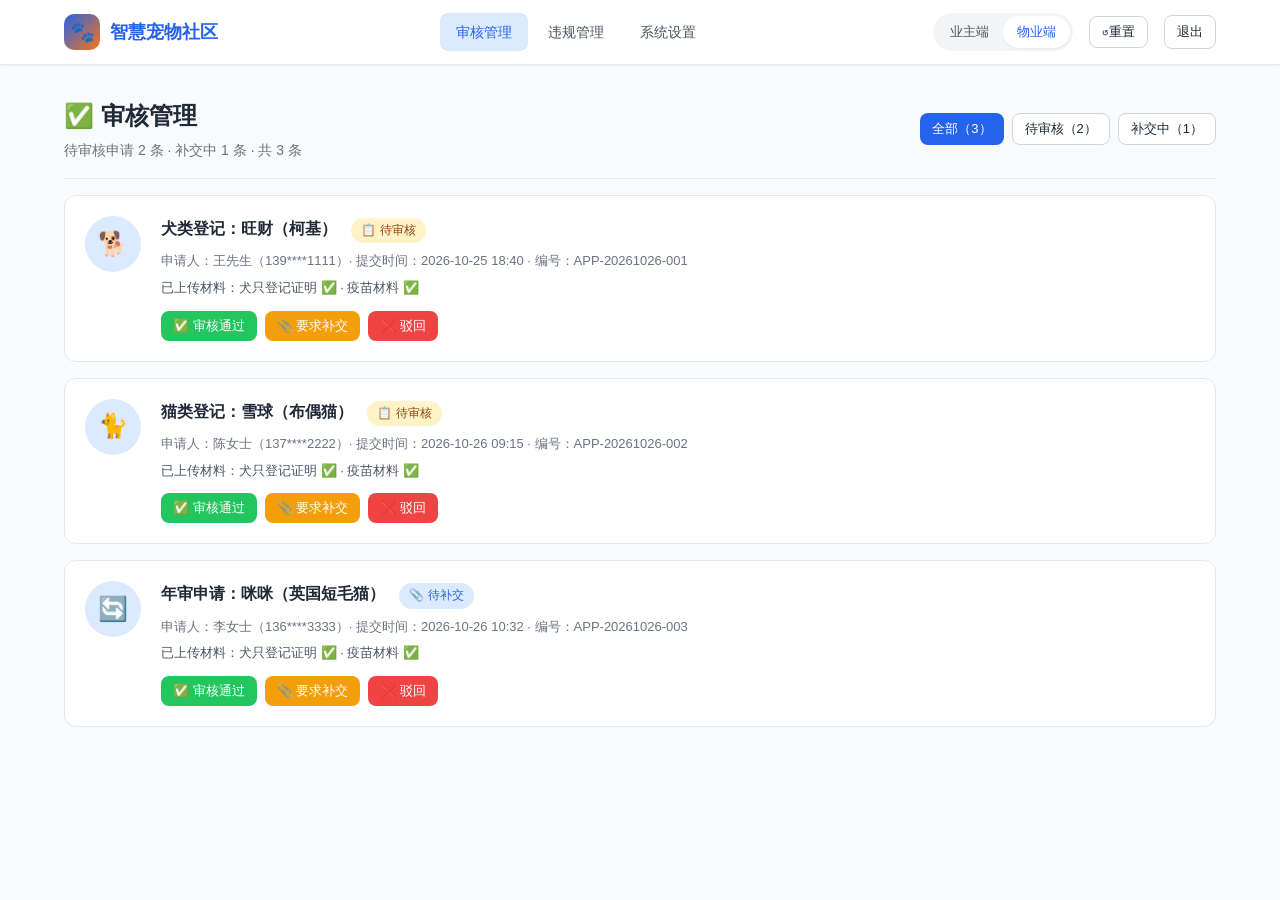
<file: prototype/reviewer-list.html>
<!DOCTYPE html>
<html lang="zh-CN">
<head>
<meta charset="UTF-8">
<meta name="viewport" content="width=device-width,initial-scale=1">
<title>审核管理 · 智慧社区宠物管理系统</title>
<link rel="stylesheet" href="css/style.css">
</head>
<body>

<div class="container">
  <div class="card-header">
    <div>
      <h1 style="font-size:24px;font-weight:700;margin-bottom:4px">✅ 审核管理</h1>
      <p class="text-gray" id="headerStats" style="font-size:14px"></p>
    </div>
    <div class="flex gap-8">
      <button class="btn btn-outline btn-sm" id="tabAll" onclick="switchTab('ALL')">全部</button>
      <button class="btn btn-primary btn-sm" id="tabPending" onclick="switchTab('PENDING')">待审核</button>
      <button class="btn btn-outline btn-sm" id="tabSupplement" onclick="switchTab('SUPPLEMENT')">补交中</button>
    </div>
  </div>

  <div id="list"></div>
</div>

<script src="js/app.js"></script>
<script>
injectNavbar('reviewer');
let currentTab = 'ALL';

function render() {
  const d = data();
  const pendingCount = d.applications.filter(a=>a.status==='PENDING').length;
  const supplementCount = d.applications.filter(a=>a.status==='SUPPLEMENT').length;

  // 动态更新头部统计（修复原 bug：模板字符串直接写在 HTML 里）
  document.getElementById('headerStats').textContent =
    `待审核申请 ${pendingCount} 条 · 补交中 ${supplementCount} 条 · 共 ${d.applications.length} 条`;

  document.getElementById('tabAll').textContent     = `全部（${d.applications.length}）`;
  document.getElementById('tabPending').textContent  = `待审核（${pendingCount}）`;
  document.getElementById('tabSupplement').textContent = `补交中（${supplementCount}）`;

  // Tab 高亮
  document.getElementById('tabAll').className     = 'btn btn-' + (currentTab==='ALL'?'primary':'outline') + ' btn-sm';
  document.getElementById('tabPending').className  = 'btn btn-' + (currentTab==='PENDING'?'primary':'outline') + ' btn-sm';
  document.getElementById('tabSupplement').className = 'btn btn-' + (currentTab==='SUPPLEMENT'?'primary':'outline') + ' btn-sm';

  // 列表渲染
  let filtered = d.applications;
  if (currentTab !== 'ALL') filtered = d.applications.filter(a => a.status === currentTab);

  document.getElementById('list').innerHTML = filtered.length === 0
    ? '<div class="card"><p class="text-gray" style="text-align:center;padding:20px">没有符合条件的申请 🎉</p></div>'
    : filtered.map(app => {
        const typeLabel = app.type==='DOG'?'犬类登记':app.type==='CAT'?'猫类登记':'年审申请';
        const statusBadge = app.status==='PENDING'
          ? '<span class="badge badge-warning">📋 待审核</span>'
          : app.status==='SUPPLEMENT'
            ? '<span class="badge badge-info">📎 待补交</span>'
            : app.status==='APPROVED'
              ? '<span class="badge badge-success">✅ 已通过</span>'
              : '<span class="badge badge-gray">❌ 已驳回</span>';
        const canAct = app.status === 'PENDING' || app.status === 'SUPPLEMENT';
        const actions = canAct ? `
          <button class="btn btn-success btn-sm" onclick="doAction('${app.id}','APPROVED')">✅ 审核通过</button>
          <button class="btn btn-warning btn-sm" onclick="doAction('${app.id}','SUPPLEMENT')">📎 要求补交</button>
          <button class="btn btn-danger btn-sm" onclick="doAction('${app.id}','REJECTED')">❌ 驳回</button>
        ` : '<span class="text-gray" style="font-size:12px">已完成审核</span>';
        return `
        <div class="review-card">
          <div class="review-avatar">${app.type==='DOG'?'🐕':app.type==='CAT'?'🐈':'🔄'}</div>
          <div class="review-body">
            <div class="review-title">
              ${typeLabel}：${app.petName}（${app.breed}）
              <span style="margin-left:10px">${statusBadge}</span>
            </div>
            <div class="review-meta">申请人：${app.owner}（${app.phone}）· 提交时间：${app.submittedAt} · 编号：${app.id}</div>
            <div style="color:var(--gray-600);font-size:13px;margin-top:6px">已上传材料：犬只登记证明 ✅ · 疫苗材料 ✅</div>
            <div class="review-actions">${actions}</div>
          </div>
        </div>`;
      }).join('');
}

function switchTab(tab) { currentTab = tab; render(); }

function doAction(id, act) {
  const map = { APPROVED:'审核通过', SUPPLEMENT:'要求补交', REJECTED:'驳回' };
  const msg = act==='SUPPLEMENT' ? '请填写补交理由（模拟）' : act==='REJECTED' ? '请填写驳回理由（模拟）' : '通过后将联动更新宠物电子证状态';
  showModal('确认' + map[act] + '？', msg,
    () => { reviewApplication(id, act); render(); }, '确认');
}

render();
</script>
</body>
</html>
</file>
<file: prototype/css/style.css>
/* ================================================
   智慧社区宠物管理系统 - 共享样式
   参考：宠和友、宠物家长 网站风格
   ================================================ */

:root {
  --primary: #2563EB;          /* 主色蓝 */
  --primary-dark: #1D4ED8;
  --primary-light: #DBEAFE;
  --accent: #F97316;           /* 点缀橙 */
  --success: #22C55E;
  --warning: #F59E0B;
  --danger: #EF4444;
  --gray-50: #F9FAFB;
  --gray-100: #F3F4F6;
  --gray-200: #E5E7EB;
  --gray-300: #D1D5DB;
  --gray-500: #6B7280;
  --gray-600: #4B5563;
  --gray-800: #1F2937;
  --white: #FFFFFF;
  --shadow-sm: 0 1px 2px rgba(0,0,0,0.05);
  --shadow: 0 1px 3px rgba(0,0,0,0.1), 0 1px 2px rgba(0,0,0,0.06);
  --shadow-md: 0 4px 6px rgba(0,0,0,0.07), 0 2px 4px rgba(0,0,0,0.06);
  --shadow-lg: 0 10px 15px rgba(0,0,0,0.1), 0 4px 6px rgba(0,0,0,0.05);
  --radius: 8px;
  --radius-lg: 12px;
  --radius-xl: 16px;
}

* { box-sizing: border-box; margin: 0; padding: 0; }

body {
  font-family: -apple-system, BlinkMacSystemFont, "Microsoft YaHei", "PingFang SC", "Helvetica Neue", Arial, sans-serif;
  color: var(--gray-800);
  background: var(--gray-50);
  line-height: 1.6;
  font-size: 14px;
}

a { color: var(--primary); text-decoration: none; }
a:hover { text-decoration: underline; }

/* ========== 导航栏 ========== */
.navbar {
  position: sticky; top: 0; z-index: 100;
  background: var(--white);
  border-bottom: 1px solid var(--gray-200);
  box-shadow: var(--shadow-sm);
}
.navbar-inner {
  max-width: 1200px; margin: 0 auto; padding: 0 24px;
  display: flex; align-items: center; justify-content: space-between;
  height: 64px;
}
.logo {
  display: flex; align-items: center; gap: 10px;
  font-size: 18px; font-weight: 700; color: var(--primary);
}
.logo-icon {
  width: 36px; height: 36px; border-radius: 10px;
  background: linear-gradient(135deg, var(--primary), var(--accent));
  display: flex; align-items: center; justify-content: center;
  font-size: 20px; color: white;
}
.nav-menu { display: flex; gap: 4px; }
.nav-menu a {
  padding: 8px 16px; border-radius: var(--radius);
  color: var(--gray-600); font-weight: 500; font-size: 14px;
  transition: all 0.15s;
}
.nav-menu a:hover { background: var(--gray-100); text-decoration: none; }
.nav-menu a.active { background: var(--primary-light); color: var(--primary); }
.navbar-right { display: flex; align-items: center; gap: 16px; }
.role-switch {
  display: flex; background: var(--gray-100); border-radius: 20px; padding: 3px;
}
.role-switch a {
  padding: 6px 14px; border-radius: 17px; font-size: 13px; font-weight: 500;
  color: var(--gray-600);
}
.role-switch a.active { background: var(--white); color: var(--primary); box-shadow: var(--shadow-sm); }

/* ========== 容器 ========== */
.container { max-width: 1200px; margin: 0 auto; padding: 32px 24px; }
.container-narrow { max-width: 960px; margin: 0 auto; padding: 32px 24px; }

/* ========== Hero 区 ========== */
.hero {
  background: var(--white);
  padding: 64px 24px 48px;
  text-align: center;
  border-bottom: 1px solid var(--gray-200);
}
.hero-badge {
  display: inline-block; padding: 6px 14px; border-radius: 20px;
  background: var(--primary-light); color: var(--primary);
  font-size: 13px; font-weight: 500; margin-bottom: 16px;
}
.hero h1 {
  font-size: 44px; font-weight: 800; letter-spacing: -0.5px;
  margin-bottom: 12px;
}
.hero h1 .highlight { color: var(--primary); }
.hero h1 .accent { color: var(--accent); }
.hero p { font-size: 18px; color: var(--gray-500); margin-bottom: 28px; }

/* ========== 按钮 ========== */
.btn {
  display: inline-flex; align-items: center; gap: 6px;
  padding: 10px 20px; border-radius: var(--radius);
  font-weight: 500; font-size: 14px; border: none; cursor: pointer;
  transition: all 0.15s; text-decoration: none;
  font-family: inherit;
}
.btn-primary { background: var(--primary); color: var(--white); }
.btn-primary:hover { background: var(--primary-dark); text-decoration: none; transform: translateY(-1px); box-shadow: var(--shadow-md); }
.btn-outline { background: var(--white); color: var(--gray-800); border: 1px solid var(--gray-300); }
.btn-outline:hover { background: var(--gray-50); text-decoration: none; }
.btn-danger { background: var(--danger); color: var(--white); }
.btn-danger:hover { opacity: 0.9; text-decoration: none; }
.btn-success { background: var(--success); color: var(--white); }
.btn-success:hover { opacity: 0.9; text-decoration: none; }
.btn-warning { background: var(--warning); color: var(--white); }
.btn-sm { padding: 6px 12px; font-size: 13px; }
.btn-lg { padding: 14px 28px; font-size: 16px; }
.btn-block { width: 100%; justify-content: center; }

/* ========== 卡片 ========== */
.card {
  background: var(--white); border-radius: var(--radius-lg);
  border: 1px solid var(--gray-200); box-shadow: var(--shadow-sm);
  padding: 24px; transition: box-shadow 0.2s;
}
.card:hover { box-shadow: var(--shadow-md); }
.card-title { font-size: 18px; font-weight: 600; margin-bottom: 16px; }
.card-header {
  display: flex; align-items: center; justify-content: space-between;
  margin-bottom: 16px; padding-bottom: 16px; border-bottom: 1px solid var(--gray-200);
}
.card-header h3 { font-size: 16px; font-weight: 600; }

/* ========== 网格 ========== */
.grid-2 { display: grid; grid-template-columns: repeat(2, 1fr); gap: 20px; }
.grid-3 { display: grid; grid-template-columns: repeat(3, 1fr); gap: 20px; }
.grid-4 { display: grid; grid-template-columns: repeat(4, 1fr); gap: 20px; }

/* ========== 表单 ========== */
.form-group { margin-bottom: 20px; }
.form-label {
  display: block; font-size: 14px; font-weight: 500;
  color: var(--gray-800); margin-bottom: 6px;
}
.form-label .required { color: var(--danger); margin-left: 2px; }
.form-input, .form-select, .form-textarea {
  width: 100%; padding: 10px 14px;
  border: 1px solid var(--gray-300); border-radius: var(--radius);
  font-size: 14px; font-family: inherit;
  background: var(--white);
  transition: border-color 0.15s, box-shadow 0.15s;
}
.form-input:focus, .form-select:focus, .form-textarea:focus {
  outline: none; border-color: var(--primary);
  box-shadow: 0 0 0 3px rgba(37, 99, 235, 0.1);
}
.form-input.error, .form-select.error { border-color: var(--danger); }
.form-error { color: var(--danger); font-size: 12px; margin-top: 4px; }
.form-hint { color: var(--gray-500); font-size: 12px; margin-top: 4px; }
textarea.form-textarea { resize: vertical; min-height: 80px; }

/* ========== 状态徽章 ========== */
.badge {
  display: inline-block; padding: 3px 10px; border-radius: 20px;
  font-size: 12px; font-weight: 500;
}
.badge-success { background: #DCFCE7; color: #166534; }
.badge-warning { background: #FEF3C7; color: #92400E; }
.badge-danger  { background: #FEE2E2; color: #991B1B; }
.badge-info    { background: var(--primary-light); color: var(--primary); }
.badge-gray    { background: var(--gray-100); color: var(--gray-600); }

/* ========== 表格 ========== */
.table-wrap { background: var(--white); border-radius: var(--radius-lg);
              border: 1px solid var(--gray-200); overflow: hidden; }
table { width: 100%; border-collapse: collapse; }
th {
  text-align: left; padding: 12px 16px;
  background: var(--gray-50); color: var(--gray-600);
  font-weight: 600; font-size: 13px; border-bottom: 1px solid var(--gray-200);
}
td {
  padding: 14px 16px; border-bottom: 1px solid var(--gray-100);
  font-size: 14px;
}
tr:last-child td { border-bottom: none; }
tr:hover td { background: var(--gray-50); }

/* ========== 统计卡片 ========== */
.stat-grid { display: grid; grid-template-columns: repeat(4, 1fr); gap: 16px; margin-bottom: 24px; }
.stat-card {
  background: var(--white); border-radius: var(--radius); padding: 20px;
  border: 1px solid var(--gray-200);
}
.stat-label { font-size: 13px; color: var(--gray-500); margin-bottom: 4px; }
.stat-value { font-size: 28px; font-weight: 700; color: var(--gray-800); }
.stat-card.accent-blue .stat-value { color: var(--primary); }
.stat-card.accent-green .stat-value { color: var(--success); }
.stat-card.accent-orange .stat-value { color: var(--warning); }
.stat-card.accent-red   .stat-value { color: var(--danger); }

/* ========== 功能入口卡片 ========== */
.feature-grid { display: grid; grid-template-columns: repeat(3, 1fr); gap: 20px; }
.feature-card {
  background: var(--white); border-radius: var(--radius-lg); padding: 28px;
  border: 1px solid var(--gray-200); cursor: pointer;
  transition: all 0.2s; text-decoration: none; color: inherit;
  display: block;
}
.feature-card:hover {
  transform: translateY(-2px); box-shadow: var(--shadow-lg);
  border-color: var(--primary);
  text-decoration: none;
}
.feature-icon {
  width: 48px; height: 48px; border-radius: var(--radius);
  display: flex; align-items: center; justify-content: center;
  font-size: 24px; margin-bottom: 16px;
}
.feature-icon.blue   { background: var(--primary-light); color: var(--primary); }
.feature-icon.green  { background: #DCFCE7; color: var(--success); }
.feature-icon.orange { background: #FEF3C7; color: var(--warning); }
.feature-icon.red    { background: #FEE2E2; color: var(--danger); }
.feature-icon.purple { background: #EDE9FE; color: #7C3AED; }
.feature-title { font-size: 16px; font-weight: 600; margin-bottom: 6px; }
.feature-desc { font-size: 13px; color: var(--gray-500); line-height: 1.5; }

/* ========== 分割线 ========== */
.section { background: var(--gray-50); padding: 48px 0; }
.section-alt { background: var(--white); padding: 48px 0; }
.section-title { text-align: center; margin-bottom: 32px; }
.section-title h2 { font-size: 28px; font-weight: 700; margin-bottom: 8px; }
.section-title p { color: var(--gray-500); font-size: 15px; }

/* ========== 弹窗/Toast ========== */
.modal-backdrop {
  position: fixed; inset: 0; background: rgba(0,0,0,0.5);
  display: flex; align-items: center; justify-content: center;
  z-index: 200;
}
.modal {
  background: var(--white); border-radius: var(--radius-lg);
  padding: 28px; width: 420px; max-width: 90vw;
  box-shadow: var(--shadow-lg);
}
.modal h3 { font-size: 18px; font-weight: 600; margin-bottom: 12px; }
.modal p { color: var(--gray-600); margin-bottom: 20px; }
.modal-actions { display: flex; gap: 12px; justify-content: flex-end; }

/* ========== 工具类 ========== */
.text-primary { color: var(--primary); }
.text-success { color: var(--success); }
.text-warning { color: var(--warning); }
.text-danger  { color: var(--danger); }
.text-gray    { color: var(--gray-500); }
.text-center  { text-align: center; }
.mt-8  { margin-top: 8px; }
.mt-16 { margin-top: 16px; }
.mt-24 { margin-top: 24px; }
.mb-8  { margin-bottom: 8px; }
.mb-16 { margin-bottom: 16px; }
.flex  { display: flex; }
.gap-8 { gap: 8px; }
.gap-12{ gap: 12px; }
.items-center { align-items: center; }
.justify-between { justify-content: space-between; }

/* ========== 登录页 ========== */
.auth-page {
  min-height: 100vh;
  display: flex; align-items: center; justify-content: center;
  background: linear-gradient(135deg, #DBEAFE 0%, #FEF3C7 100%);
}
.auth-card {
  background: var(--white); border-radius: var(--radius-xl);
  padding: 40px; width: 420px; box-shadow: var(--shadow-lg);
}
.auth-logo { text-align: center; margin-bottom: 24px; }
.auth-logo .logo-icon { margin: 0 auto 12px; width: 48px; height: 48px; font-size: 26px; }
.auth-logo h2 { font-size: 22px; font-weight: 700; }
.auth-logo p { color: var(--gray-500); font-size: 14px; margin-top: 4px; }

/* ========== 电子证卡片 ========== */
.cert-card {
  background: linear-gradient(135deg, var(--primary) 0%, var(--primary-dark) 100%);
  color: white; border-radius: var(--radius-lg); padding: 28px;
  position: relative; overflow: hidden;
}
.cert-card::before {
  content: ''; position: absolute; top: -40px; right: -40px;
  width: 160px; height: 160px; border-radius: 50%;
  background: rgba(255,255,255,0.1);
}
.cert-card .cert-header { display: flex; justify-content: space-between; align-items: flex-start; position: relative; z-index: 1; }
.cert-card .cert-title { font-size: 14px; opacity: 0.8; }
.cert-card .cert-status { font-size: 12px; padding: 3px 10px; border-radius: 20px; background: rgba(255,255,255,0.2); }
.cert-card .cert-pet { font-size: 22px; font-weight: 700; margin: 12px 0 8px; position: relative; z-index: 1; }
.cert-card .cert-info { font-size: 13px; opacity: 0.9; position: relative; z-index: 1; }
.cert-card .cert-footer { margin-top: 16px; padding-top: 12px; border-top: 1px solid rgba(255,255,255,0.2); font-size: 12px; opacity: 0.8; position: relative; z-index: 1; }

.cert-card.expired { background: linear-gradient(135deg, var(--warning) 0%, #B45309 100%); }
.cert-card.frozen  { background: linear-gradient(135deg, var(--danger) 0%, #991B1B 100%); }

/* ========== 遛狗区预约 ========== */
.zone-pill {
  display: inline-flex; align-items: center; gap: 8px;
  padding: 10px 20px; border-radius: 24px;
  border: 2px solid var(--gray-300); cursor: pointer;
  font-weight: 500; transition: all 0.15s;
}
.zone-pill.selected { border-color: var(--primary); background: var(--primary-light); color: var(--primary); }
.zone-pill.disabled { opacity: 0.4; cursor: not-allowed; }

.slot-grid { display: grid; grid-template-columns: repeat(3, 1fr); gap: 12px; }
.slot-btn {
  padding: 16px; border: 1px solid var(--gray-300); border-radius: var(--radius);
  background: var(--white); cursor: pointer; font-family: inherit;
  transition: all 0.15s; text-align: center;
}
.slot-btn:hover:not(.full):not(.selected) { border-color: var(--primary); }
.slot-btn.selected { border-color: var(--primary); background: var(--primary); color: white; }
.slot-btn.full { background: var(--gray-100); color: var(--gray-500); cursor: not-allowed; }
.slot-btn .slot-time { font-size: 14px; font-weight: 500; }
.slot-btn .slot-left  { font-size: 12px; margin-top: 4px; }
.slot-btn.full .slot-left { color: var(--gray-500); }
.slot-btn.selected .slot-left { color: rgba(255,255,255,0.9); }

/* ========== 日期选择 ========== */
.date-tabs { display: flex; gap: 8px; overflow-x: auto; padding-bottom: 4px; }
.date-tab {
  padding: 12px 20px; border-radius: var(--radius);
  border: 1px solid var(--gray-300); background: var(--white);
  cursor: pointer; font-family: inherit;
  text-align: center; min-width: 80px;
  transition: all 0.15s;
}
.date-tab .dow { font-size: 11px; color: var(--gray-500); }
.date-tab .d   { font-size: 18px; font-weight: 600; }
.date-tab:hover { border-color: var(--primary); }
.date-tab.selected { border-color: var(--primary); background: var(--primary-light); color: var(--primary); }

/* ========== 审批卡片 ========== */
.review-card {
  display: flex; gap: 20px; padding: 20px;
  background: var(--white); border: 1px solid var(--gray-200);
  border-radius: var(--radius-lg); margin-bottom: 16px;
}
.review-avatar {
  width: 56px; height: 56px; border-radius: 50%;
  background: var(--primary-light); color: var(--primary);
  display: flex; align-items: center; justify-content: center;
  font-size: 24px; flex-shrink: 0;
}
.review-body { flex: 1; }
.review-meta { font-size: 13px; color: var(--gray-500); margin-bottom: 4px; }
.review-title { font-size: 16px; font-weight: 600; margin-bottom: 8px; }
.review-actions { display: flex; gap: 8px; margin-top: 12px; }

/* ========== 页脚 ========== */
.footer {
  background: var(--gray-800); color: var(--gray-500);
  padding: 32px 24px; text-align: center; font-size: 13px;
  margin-top: 64px;
}
</file>
